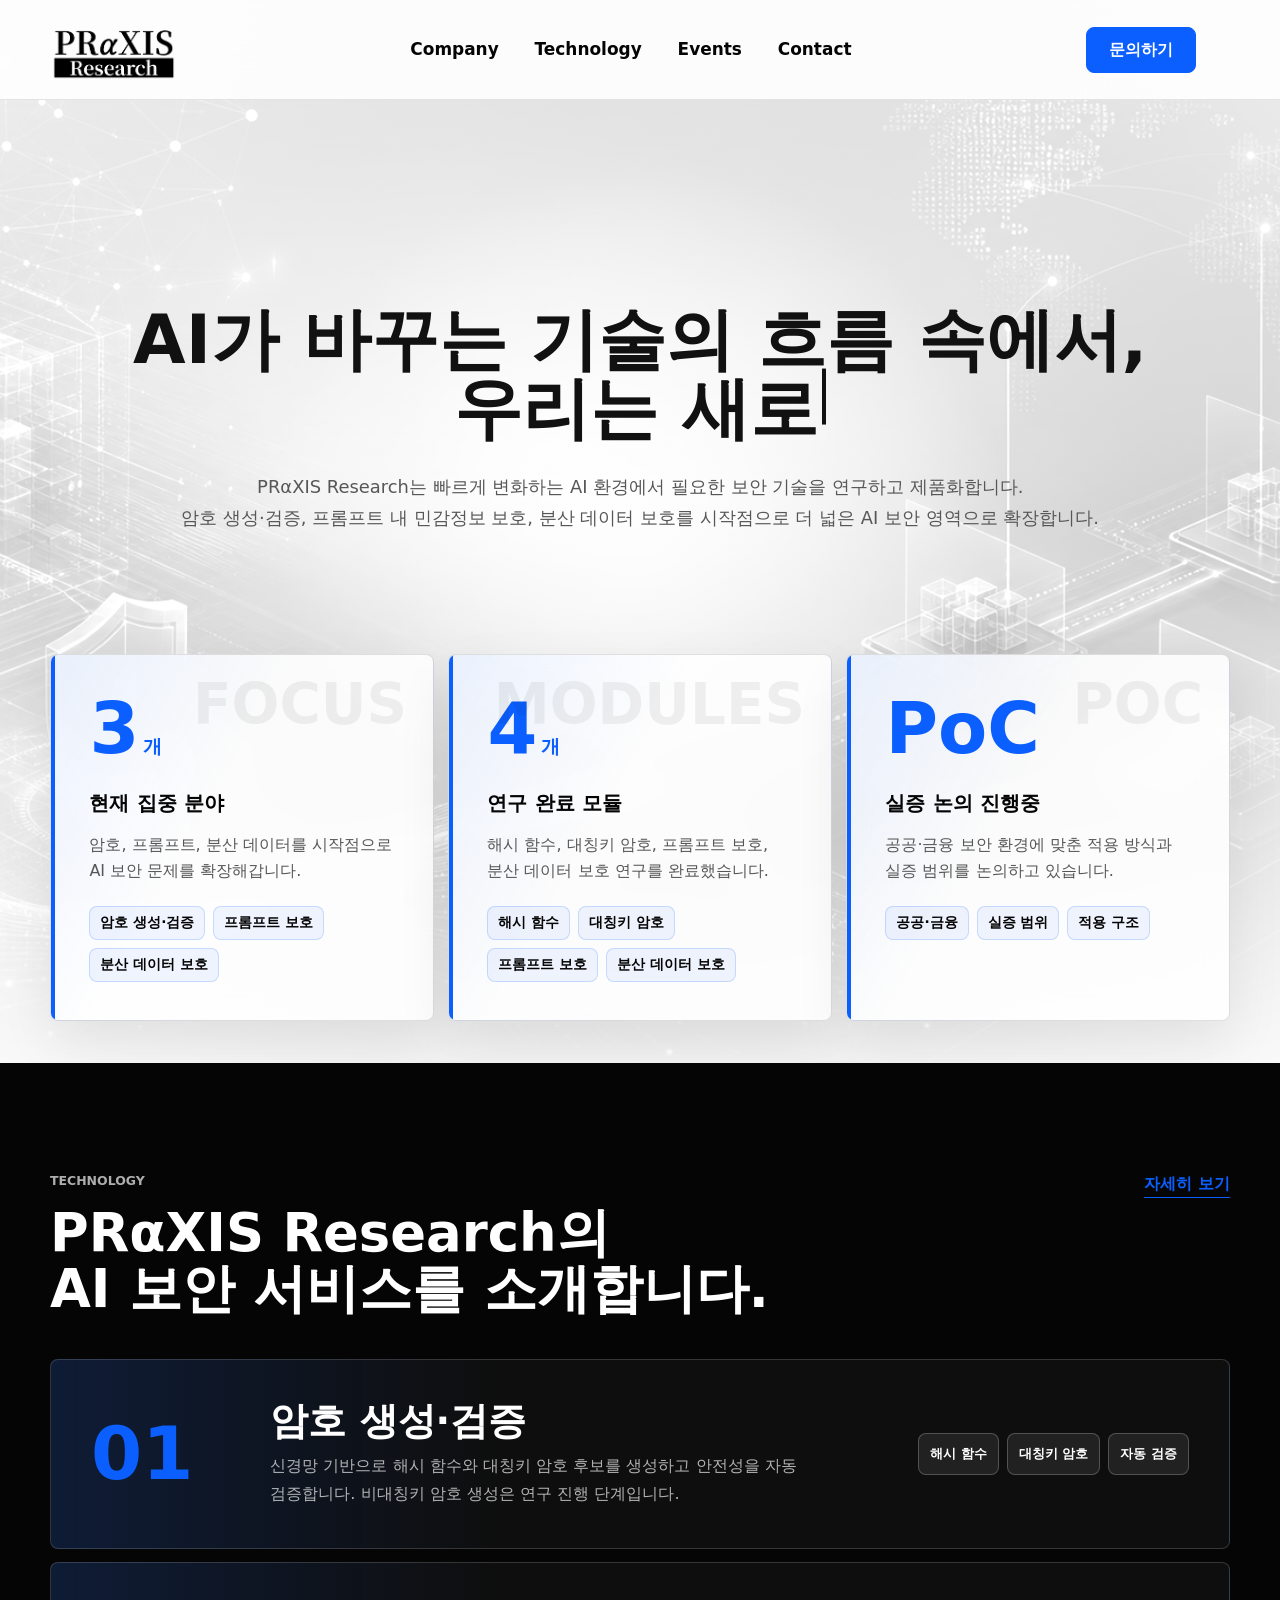
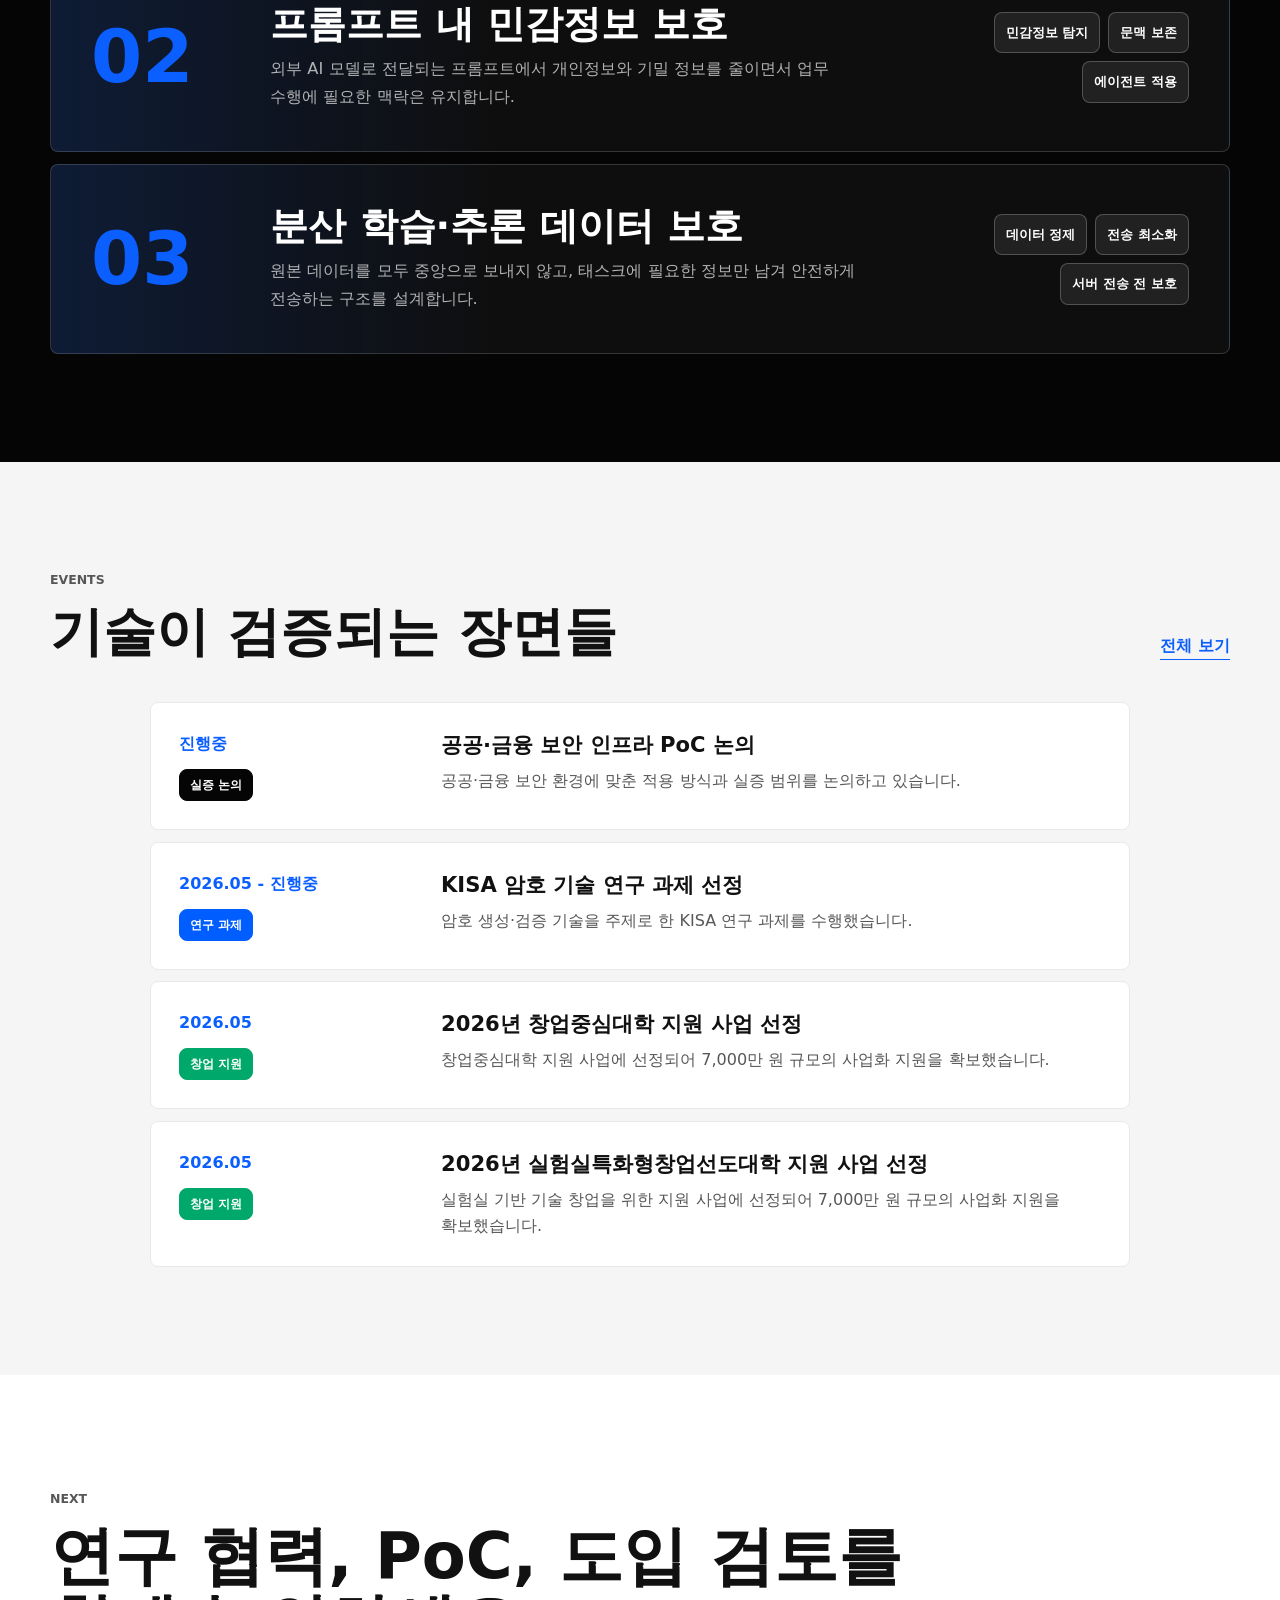
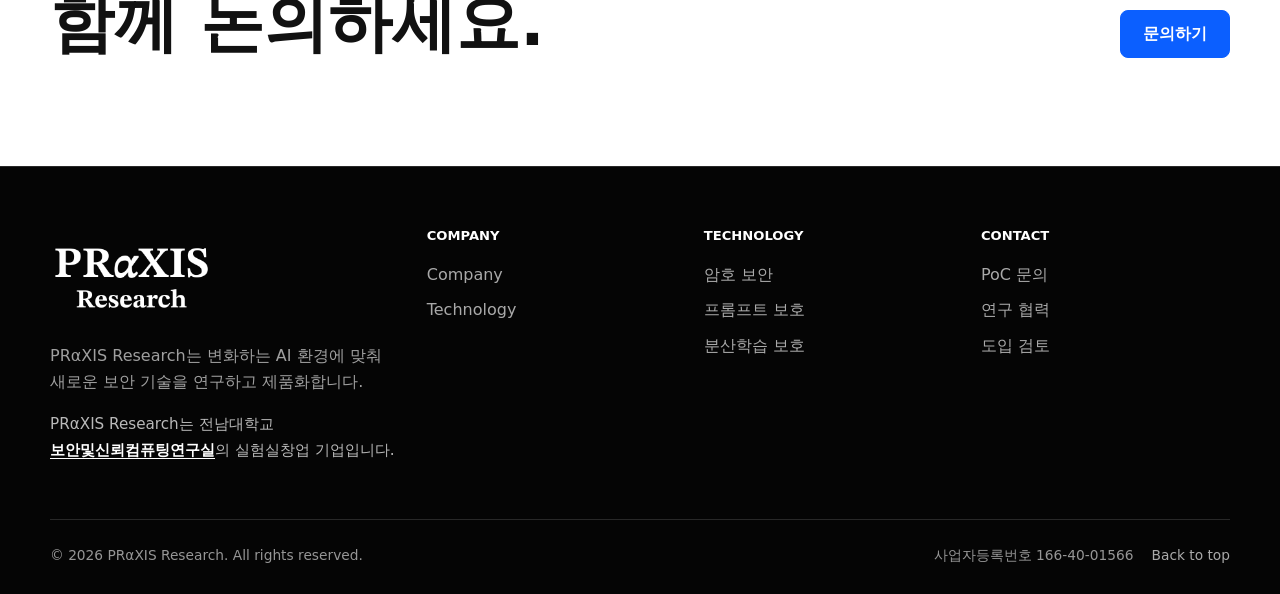
<file: index.html>
<!DOCTYPE html>
<html lang="ko">
  <head>
    <meta charset="UTF-8" />
    <meta name="viewport" content="width=device-width, initial-scale=1.0" />
    <meta
      name="description"
      content="PRαXIS Research는 변화하는 AI 환경에 맞춰 새로운 AI 보안 기술을 연구하고 제품화하는 기업입니다."
    />
    <title>PRαXIS Research | AI 보안 솔루션</title>
    <link rel="stylesheet" href="styles.css" />
  </head>
  <body data-page="home">
    <a class="skip-link" href="#main">본문 바로가기</a>

    <header class="site-header" data-header>
      <a class="brand" href="index.html" aria-label="PRαXIS Research 홈">
        <img class="brand-logo" src="assets/image.png" alt="PRαXIS Research" />
      </a>

      <nav class="site-nav" data-nav aria-label="주요 메뉴">
        <a href="company/index.html" data-nav-page="company">Company</a>
        <a href="technology/index.html" data-nav-page="technology">Technology</a>
        <a href="events/index.html" data-nav-page="events">Events</a>
        <a href="contact/index.html" data-nav-page="contact">Contact</a>
      </nav>

      <a class="header-cta" href="contact/index.html">문의하기</a>

      <button
        class="menu-toggle"
        type="button"
        data-menu-toggle
        aria-label="메뉴 열기"
        aria-expanded="false"
      >
        <span></span>
        <span></span>
      </button>
    </header>

    <main id="main">
      <section class="hero" aria-labelledby="hero-title">
        <div class="hero-background" aria-hidden="true"></div>
        <div class="container hero-grid">
          <div class="hero-copy">
            <h1
              id="hero-title"
              class="typing-title"
              data-typing-text="AI가 바꾸는 기술의 흐름 속에서,&#10;우리는 새로운 보안 기술을 만듭니다."
              data-typing-text-mobile="AI가 바꾸는 기술의&#10;흐름 속에서,&#10;우리는 새로운&#10;보안 기술을&#10;만듭니다."
              aria-label="AI가 바꾸는 기술의 흐름 속에서, 우리는 새로운 보안 기술을 만듭니다."
            >
              <span data-typing-target>AI가 바꾸는 기술의 흐름 속에서,<br />우리는 새로운 보안 기술을 만듭니다.</span><span class="typing-cursor" aria-hidden="true"></span>
            </h1>
            <p class="hero-lead">
              PRαXIS Research는 빠르게 변화하는 AI 환경에서 필요한 보안 기술을 연구하고 제품화합니다.<br />
              암호 생성·검증, 프롬프트 내 민감정보 보호, 분산 데이터 보호를 시작점으로 더 넓은 AI 보안 영역으로 확장합니다.
            </p>
          </div>
        </div>

        <div class="container hero-metrics" data-metrics>
          <div class="metric">
            <strong>3<small>개</small></strong>
            <span>현재 집중 분야</span>
            <p>암호, 프롬프트, 분산 데이터를 시작점으로 AI 보안 문제를 확장해갑니다.</p>
            <ul class="metric-list">
              <li>암호 생성·검증</li>
              <li>프롬프트 보호</li>
              <li>분산 데이터 보호</li>
            </ul>
          </div>
          <div class="metric">
            <strong>4<small>개</small></strong>
            <span>연구 완료 모듈</span>
            <p>해시 함수, 대칭키 암호, 프롬프트 보호, 분산 데이터 보호 연구를 완료했습니다.</p>
            <ul class="metric-list">
              <li>해시 함수</li>
              <li>대칭키 암호</li>
              <li>프롬프트 보호</li>
              <li>분산 데이터 보호</li>
            </ul>
          </div>
          <div class="metric">
            <strong>PoC</strong>
            <span>실증 논의 진행중</span>
            <p>공공·금융 보안 환경에 맞춘 적용 방식과 실증 범위를 논의하고 있습니다.</p>
            <ul class="metric-list">
              <li>공공·금융</li>
              <li>실증 범위</li>
              <li>적용 구조</li>
            </ul>
          </div>
        </div>
      </section>

      <section class="section section-black home-technology-section">
        <div class="container">
          <div class="section-heading row-heading">
            <div>
              <p class="eyebrow">Technology</p>
              <h2>PRαXIS Research의<br />AI 보안 서비스를 소개합니다.</h2>
            </div>
            <a class="text-link text-link-invert" href="technology/index.html">자세히 보기</a>
          </div>
          <div class="home-tech-stack">
            <article class="home-tech-card">
              <span class="home-tech-index">01</span>
              <div>
                <h3>암호 생성·검증</h3>
                <p>신경망 기반으로 해시 함수와 대칭키 암호 후보를 생성하고 안전성을 자동 검증합니다. 비대칭키 암호 생성은 연구 진행 단계입니다.</p>
              </div>
              <ul>
                <li>해시 함수</li>
                <li>대칭키 암호</li>
                <li>자동 검증</li>
              </ul>
            </article>
            <article class="home-tech-card">
              <span class="home-tech-index">02</span>
              <div>
                <h3>프롬프트 내 민감정보 보호</h3>
                <p>외부 AI 모델로 전달되는 프롬프트에서 개인정보와 기밀 정보를 줄이면서 업무 수행에 필요한 맥락은 유지합니다.</p>
              </div>
              <ul>
                <li>민감정보 탐지</li>
                <li>문맥 보존</li>
                <li>에이전트 적용</li>
              </ul>
            </article>
            <article class="home-tech-card">
              <span class="home-tech-index">03</span>
              <div>
                <h3>분산 학습·추론 데이터 보호</h3>
                <p>원본 데이터를 모두 중앙으로 보내지 않고, 태스크에 필요한 정보만 남겨 안전하게 전송하는 구조를 설계합니다.</p>
              </div>
              <ul>
                <li>데이터 정제</li>
                <li>전송 최소화</li>
                <li>서버 전송 전 보호</li>
              </ul>
            </article>
          </div>
        </div>
      </section>

      <section class="section section-soft home-events-section">
        <div class="container">
          <div class="section-heading row-heading">
            <div>
              <p class="eyebrow">Events</p>
              <h2>기술이 검증되는 장면들</h2>
            </div>
            <a class="text-link" href="events/index.html">전체 보기</a>
          </div>
          <div class="event-grid home-event-grid" data-events data-limit="4">
            <article class="event-card">
              <div class="event-meta">
                <time>진행중</time>
                <span class="event-tag event-tag-poc">실증 논의</span>
              </div>
              <div class="event-body">
                <h3>공공·금융 보안 인프라 PoC 논의</h3>
                <p>공공·금융 보안 환경에 맞춘 적용 방식과 실증 범위를 논의하고 있습니다.</p>
              </div>
            </article>
            <article class="event-card">
              <div class="event-meta">
                <time>2026.05 - 진행중</time>
                <span class="event-tag event-tag-research">연구 과제</span>
              </div>
              <div class="event-body">
                <h3>KISA 암호 기술 연구 과제 선정</h3>
                <p>암호 생성·검증 기술을 주제로 한 KISA 연구 과제를 수행했습니다.</p>
              </div>
            </article>
            <article class="event-card">
              <div class="event-meta">
                <time>2026.05</time>
                <span class="event-tag event-tag-startup">창업 지원</span>
              </div>
              <div class="event-body">
                <h3>2026년 창업중심대학 지원 사업 선정</h3>
                <p>창업중심대학 지원 사업에 선정되어 7,000만 원 규모의 사업화 지원을 확보했습니다.</p>
              </div>
            </article>
            <article class="event-card">
              <div class="event-meta">
                <time>2026.05</time>
                <span class="event-tag event-tag-startup">창업 지원</span>
              </div>
              <div class="event-body">
                <h3>2026년 실험실특화형창업선도대학 지원 사업 선정</h3>
                <p>실험실 기반 기술 창업을 위한 지원 사업에 선정되어 7,000만 원 규모의 사업화 지원을 확보했습니다.</p>
              </div>
            </article>
          </div>
        </div>
      </section>

      <section class="section section-white home-path-section">
        <div class="container home-path-layout">
          <div class="home-path-copy">
            <p class="eyebrow">Next</p>
            <h2>연구 협력, PoC, 도입 검토를 함께 논의하세요.</h2>
          </div>
          <div class="home-path-actions">
            <a class="button button-dark" href="contact/index.html">문의하기</a>
          </div>
        </div>
      </section>
    </main>

    <footer class="site-footer">
      <div class="container footer-grid">
        <div>
          <a class="brand footer-brand" href="index.html" aria-label="PRαXIS Research 홈">
            <img class="brand-logo" src="assets/image_whilte.png" alt="PRαXIS Research" />
          </a>
          <p data-footer-description></p>
          <p class="footer-affiliation">
            PRαXIS Research는 전남대학교
            <a href="https://src-jnu.github.io/" target="_blank" rel="noopener noreferrer">보안및신뢰컴퓨팅연구실</a>의 실험실창업 기업입니다.
          </p>
        </div>
        <div>
          <h2>Company</h2>
          <a href="company/index.html">Company</a>
          <a href="technology/index.html">Technology</a>
        </div>
        <div>
          <h2>Technology</h2>
          <a href="technology/index.html#cryptography">암호 보안</a>
          <a href="technology/index.html#prompt-privacy">프롬프트 보호</a>
          <a href="technology/index.html#distributed-learning">분산학습 보호</a>
        </div>
        <div>
          <h2>Contact</h2>
          <a href="contact/index.html">PoC 문의</a>
          <a href="contact/index.html">연구 협력</a>
          <a href="contact/index.html">도입 검토</a>
        </div>
      </div>
      <div class="container footer-bottom">
        <span>© <span data-year></span> PRαXIS Research. All rights reserved.</span>
        <div class="footer-bottom-meta">
          <span class="footer-business-number">사업자등록번호 166-40-01566</span>
          <a href="#main">Back to top</a>
        </div>
      </div>
    </footer>

    <script src="site-data.js"></script>
    <script src="sheets-config.js"></script>
    <script src="script.js"></script>
  </body>
</html>
</file>
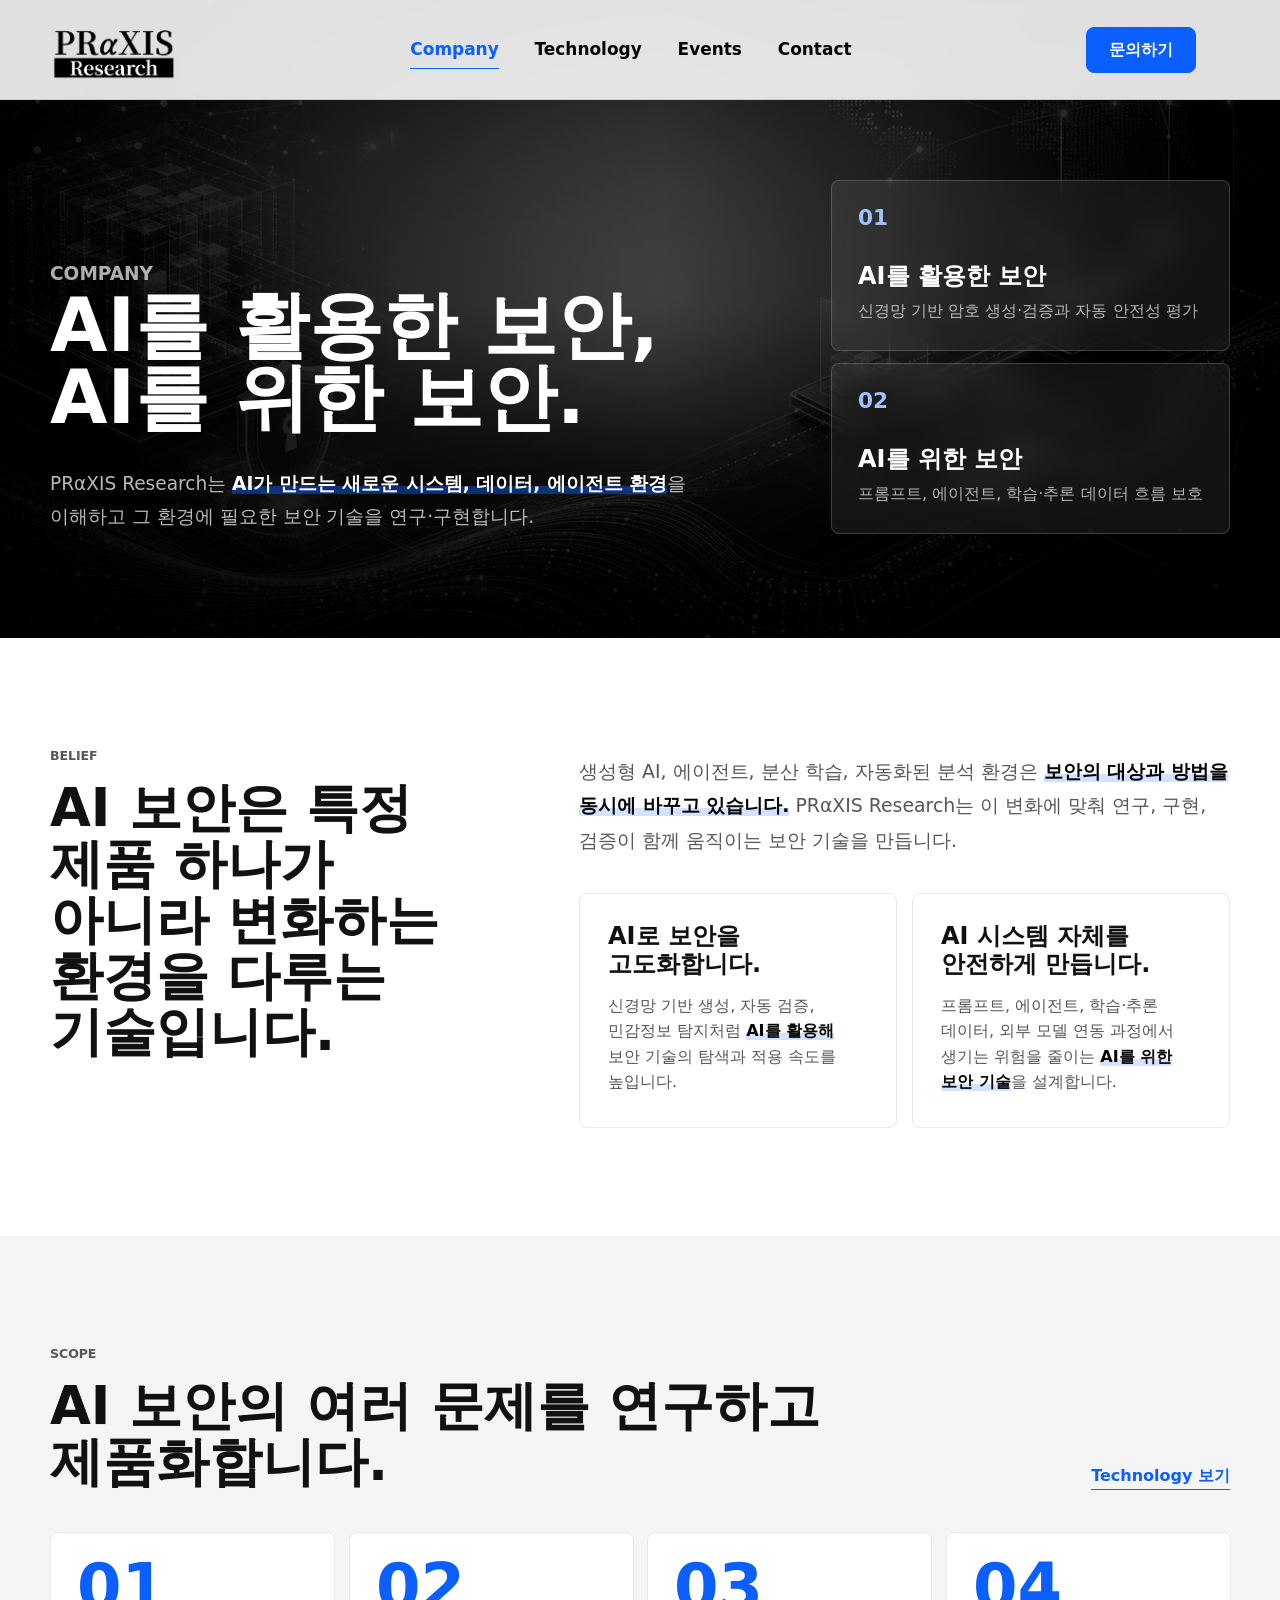
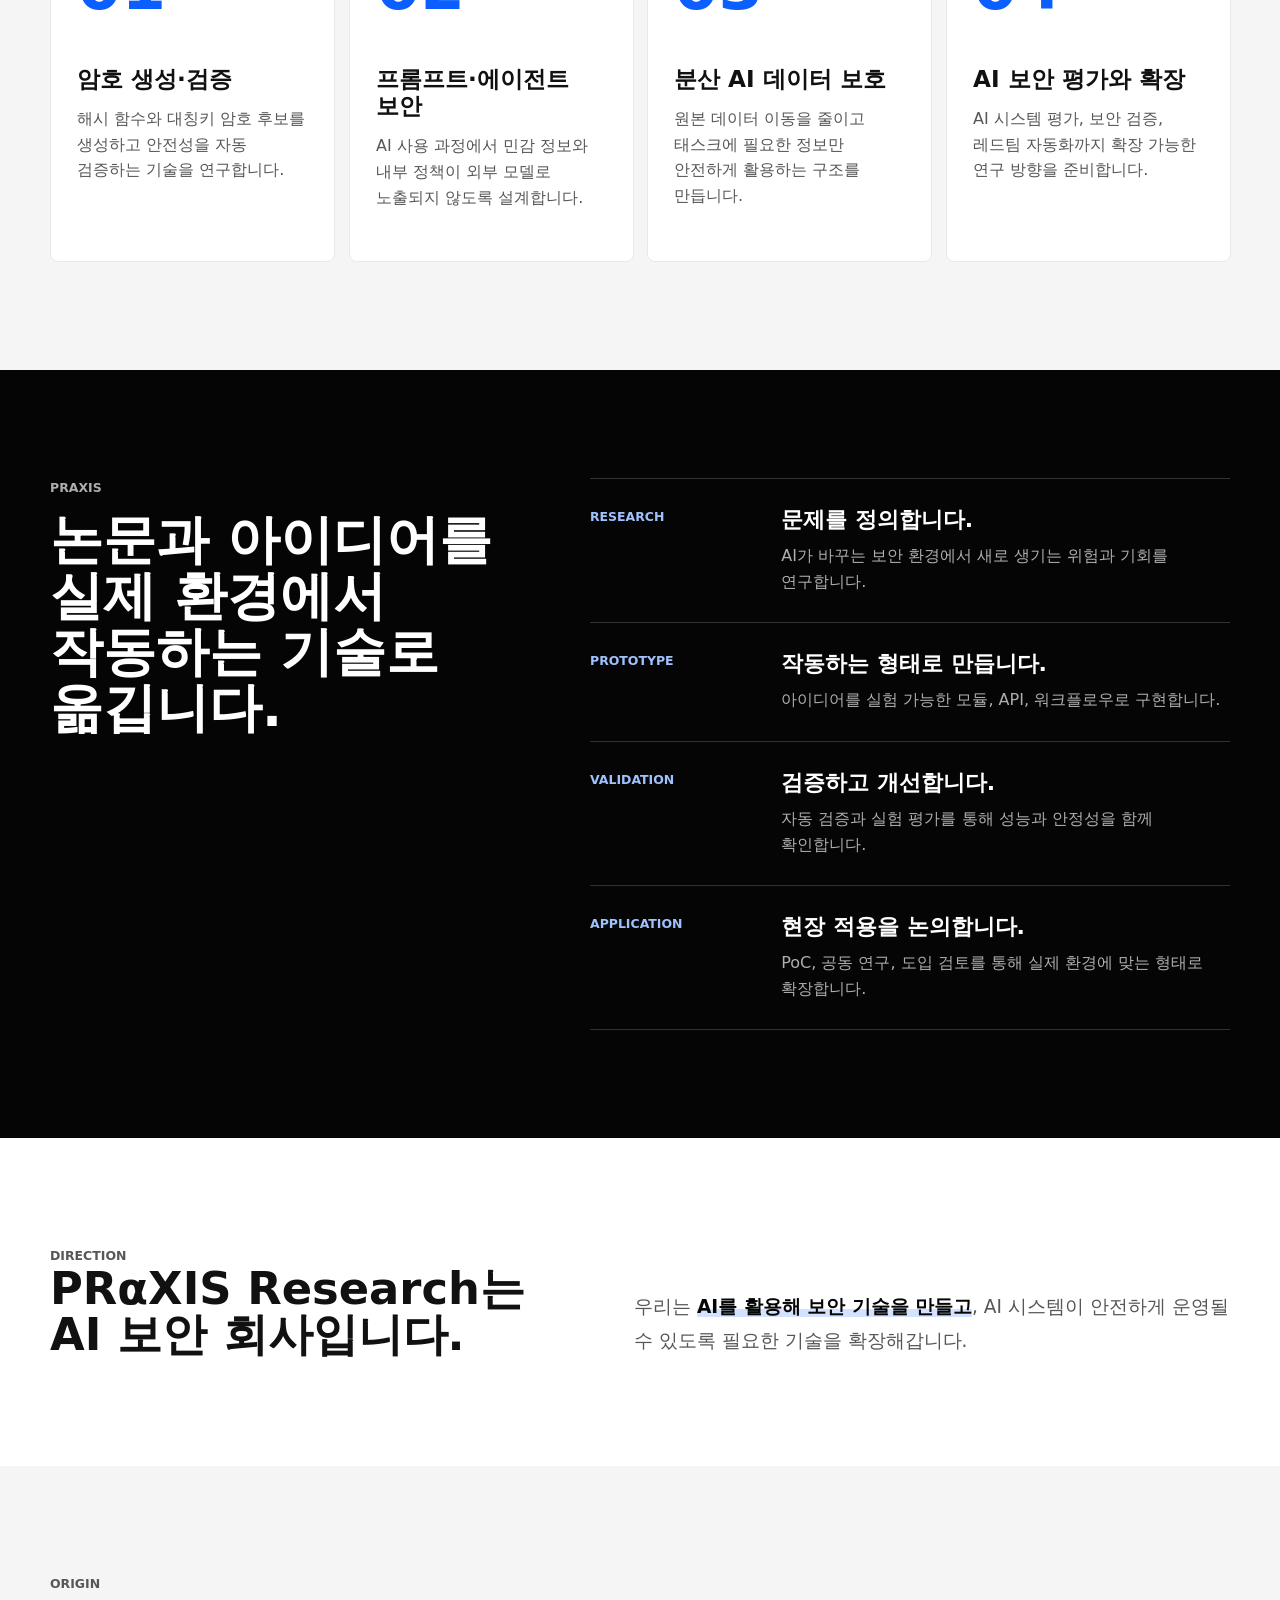
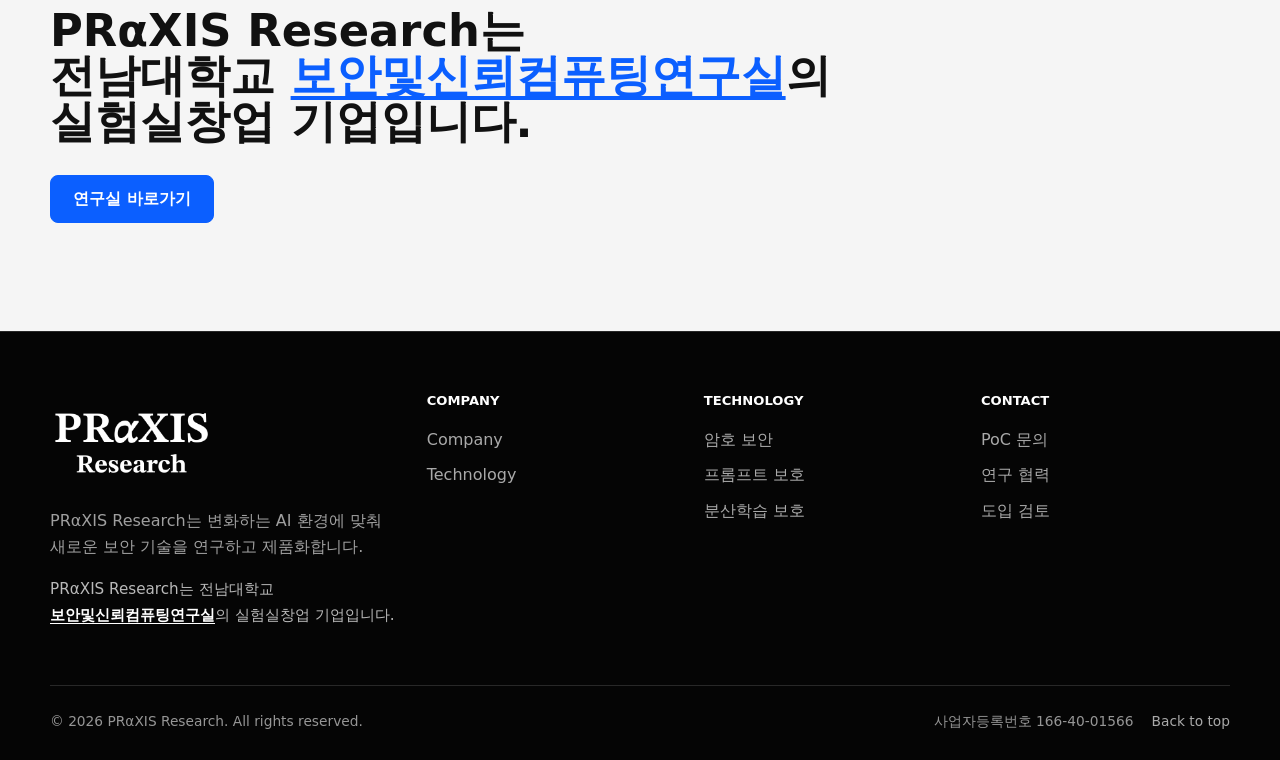
<file: company/index.html>
<!DOCTYPE html>
<html lang="ko">
  <head>
    <meta charset="UTF-8" />
    <meta name="viewport" content="width=device-width, initial-scale=1.0" />
    <meta
      name="description"
      content="PRαXIS Research는 AI를 활용한 보안과 AI를 위한 보안 기술을 연구하고 제품화하는 기업입니다."
    />
    <title>Company | PRαXIS Research</title>
    <link rel="stylesheet" href="../styles.css" />
  </head>
  <body data-page="company">
    <a class="skip-link" href="#main">본문 바로가기</a>

    <header class="site-header" data-header>
      <a class="brand" href="../index.html" aria-label="PRαXIS Research 홈">
        <img class="brand-logo" src="../assets/image.png" alt="PRαXIS Research" />
      </a>
      <nav class="site-nav" data-nav aria-label="주요 메뉴">
        <a href="../company/index.html" data-nav-page="company">Company</a>
        <a href="../technology/index.html" data-nav-page="technology">Technology</a>
        <a href="../events/index.html" data-nav-page="events">Events</a>
        <a href="../contact/index.html" data-nav-page="contact">Contact</a>
      </nav>
      <a class="header-cta" href="../contact/index.html">문의하기</a>
      <button class="menu-toggle" type="button" data-menu-toggle aria-label="메뉴 열기" aria-expanded="false">
        <span></span>
        <span></span>
      </button>
    </header>

    <main id="main">
      <section class="company-hero">
        <div class="container company-hero-grid">
          <div class="company-hero-copy">
            <p class="eyebrow">Company</p>
            <h1>AI를 활용한 보안,<br />AI를 위한 보안.</h1>
            <p>
              PRαXIS Research는 <strong class="text-emphasis">AI가 만드는 새로운 시스템, 데이터, 에이전트 환경</strong>을 이해하고 그 환경에 필요한 보안 기술을 연구·구현합니다.
            </p>
          </div>
          <div class="company-hero-panel" aria-label="PRαXIS Research의 보안 방향">
            <article>
              <span>01</span>
              <h2>AI를 활용한 보안</h2>
              <p>신경망 기반 암호 생성·검증과 자동 안전성 평가</p>
            </article>
            <article>
              <span>02</span>
              <h2>AI를 위한 보안</h2>
              <p>프롬프트, 에이전트, 학습·추론 데이터 흐름 보호</p>
            </article>
          </div>
        </div>
      </section>

      <section class="section section-white company-belief-section">
        <div class="container company-belief-layout">
          <div class="section-heading">
            <p class="eyebrow">Belief</p>
            <h2>AI 보안은 특정 제품 하나가 아니라 변화하는 환경을 다루는 기술입니다.</h2>
          </div>
          <div class="company-belief-copy">
            <p>
              생성형 AI, 에이전트, 분산 학습, 자동화된 분석 환경은 <strong class="text-emphasis">보안의 대상과 방법을 동시에 바꾸고 있습니다.</strong> PRαXIS Research는 이 변화에 맞춰 연구, 구현, 검증이 함께 움직이는 보안 기술을 만듭니다.
            </p>
            <div class="company-two-axis">
              <article>
                <h3>AI로 보안을 고도화합니다.</h3>
                <p>신경망 기반 생성, 자동 검증, 민감정보 탐지처럼 <strong class="text-emphasis">AI를 활용해</strong> 보안 기술의 탐색과 적용 속도를 높입니다.</p>
              </article>
              <article>
                <h3>AI 시스템 자체를 안전하게 만듭니다.</h3>
                <p>프롬프트, 에이전트, 학습·추론 데이터, 외부 모델 연동 과정에서 생기는 위험을 줄이는 <strong class="text-emphasis">AI를 위한 보안 기술</strong>을 설계합니다.</p>
              </article>
            </div>
          </div>
        </div>
      </section>

      <section class="section section-soft company-scope-section">
        <div class="container">
          <div class="section-heading row-heading">
            <div>
              <p class="eyebrow">Scope</p>
              <h2>AI 보안의 여러 문제를 연구하고 제품화합니다.</h2>
            </div>
            <a class="text-link" href="../technology/index.html">Technology 보기</a>
          </div>
          <div class="company-scope-grid">
            <article>
              <span>01</span>
              <h3>암호 생성·검증</h3>
              <p>해시 함수와 대칭키 암호 후보를 생성하고 안전성을 자동 검증하는 기술을 연구합니다.</p>
            </article>
            <article>
              <span>02</span>
              <h3>프롬프트·에이전트 보안</h3>
              <p>AI 사용 과정에서 민감 정보와 내부 정책이 외부 모델로 노출되지 않도록 설계합니다.</p>
            </article>
            <article>
              <span>03</span>
              <h3>분산 AI 데이터 보호</h3>
              <p>원본 데이터 이동을 줄이고 태스크에 필요한 정보만 안전하게 활용하는 구조를 만듭니다.</p>
            </article>
            <article>
              <span>04</span>
              <h3>AI 보안 평가와 확장</h3>
              <p>AI 시스템 평가, 보안 검증, 레드팀 자동화까지 확장 가능한 연구 방향을 준비합니다.</p>
            </article>
          </div>
        </div>
      </section>

      <section class="section section-black company-method-section">
        <div class="container company-method-layout">
          <div class="section-heading">
            <p class="eyebrow">Praxis</p>
            <h2>논문과 아이디어를 실제 환경에서 작동하는 기술로 옮깁니다.</h2>
          </div>
          <ol class="company-method-list">
            <li>
              <span>Research</span>
              <div>
                <h3>문제를 정의합니다.</h3>
                <p>AI가 바꾸는 보안 환경에서 새로 생기는 위험과 기회를 연구합니다.</p>
              </div>
            </li>
            <li>
              <span>Prototype</span>
              <div>
                <h3>작동하는 형태로 만듭니다.</h3>
                <p>아이디어를 실험 가능한 모듈, API, 워크플로우로 구현합니다.</p>
              </div>
            </li>
            <li>
              <span>Validation</span>
              <div>
                <h3>검증하고 개선합니다.</h3>
                <p>자동 검증과 실험 평가를 통해 성능과 안정성을 함께 확인합니다.</p>
              </div>
            </li>
            <li>
              <span>Application</span>
              <div>
                <h3>현장 적용을 논의합니다.</h3>
                <p>PoC, 공동 연구, 도입 검토를 통해 실제 환경에 맞는 형태로 확장합니다.</p>
              </div>
            </li>
          </ol>
        </div>
      </section>

      <section class="section section-white company-cta-section">
        <div class="container company-cta-layout">
          <div>
            <p class="eyebrow">Direction</p>
            <h2>
              <span>PRαXIS Research는</span>
              <span>AI 보안 회사입니다.</span>
            </h2>
          </div>
          <p>
            우리는 <strong class="text-emphasis">AI를 활용해 보안 기술을 만들고</strong>, AI 시스템이 안전하게 운영될 수 있도록 필요한 기술을 확장해갑니다.
          </p>
        </div>
      </section>

      <section class="section section-soft company-affiliation-section">
        <div class="container company-affiliation-layout">
          <div>
            <p class="eyebrow">Origin</p>
            <h2>
              <span>PRαXIS Research는</span>
              <span>전남대학교 <br class="company-mobile-break" /><span class="company-lab-nowrap"><a href="https://src-jnu.github.io/" target="_blank" rel="noopener noreferrer">보안및신뢰컴퓨팅연구실</a>의</span></span>
              <span>실험실창업 기업입니다.</span>
            </h2>
          </div>
          <a class="button button-dark" href="https://src-jnu.github.io/" target="_blank" rel="noopener noreferrer">연구실 바로가기</a>
        </div>
      </section>
    </main>

    <footer class="site-footer">
      <div class="container footer-grid">
        <div>
          <a class="brand footer-brand" href="../index.html"><img class="brand-logo" src="../assets/image_whilte.png" alt="PRαXIS Research" /></a>
          <p data-footer-description></p>
          <p class="footer-affiliation">
            PRαXIS Research는 전남대학교
            <a href="https://src-jnu.github.io/" target="_blank" rel="noopener noreferrer">보안및신뢰컴퓨팅연구실</a>의 실험실창업 기업입니다.
          </p>
        </div>
        <div><h2>Company</h2><a href="../company/index.html">Company</a><a href="../technology/index.html">Technology</a></div>
        <div><h2>Technology</h2><a href="../technology/index.html#cryptography">암호 보안</a><a href="../technology/index.html#prompt-privacy">프롬프트 보호</a><a href="../technology/index.html#distributed-learning">분산학습 보호</a></div>
        <div><h2>Contact</h2><a href="../contact/index.html">PoC 문의</a><a href="../contact/index.html">연구 협력</a><a href="../contact/index.html">도입 검토</a></div>
      </div>
      <div class="container footer-bottom"><span>© <span data-year></span> PRαXIS Research. All rights reserved.</span><div class="footer-bottom-meta"><span class="footer-business-number">사업자등록번호 166-40-01566</span><a href="#main">Back to top</a></div></div>
    </footer>

    <script src="../site-data.js"></script>
    <script src="../sheets-config.js"></script>
    <script src="../script.js"></script>
  </body>
</html>
</file>
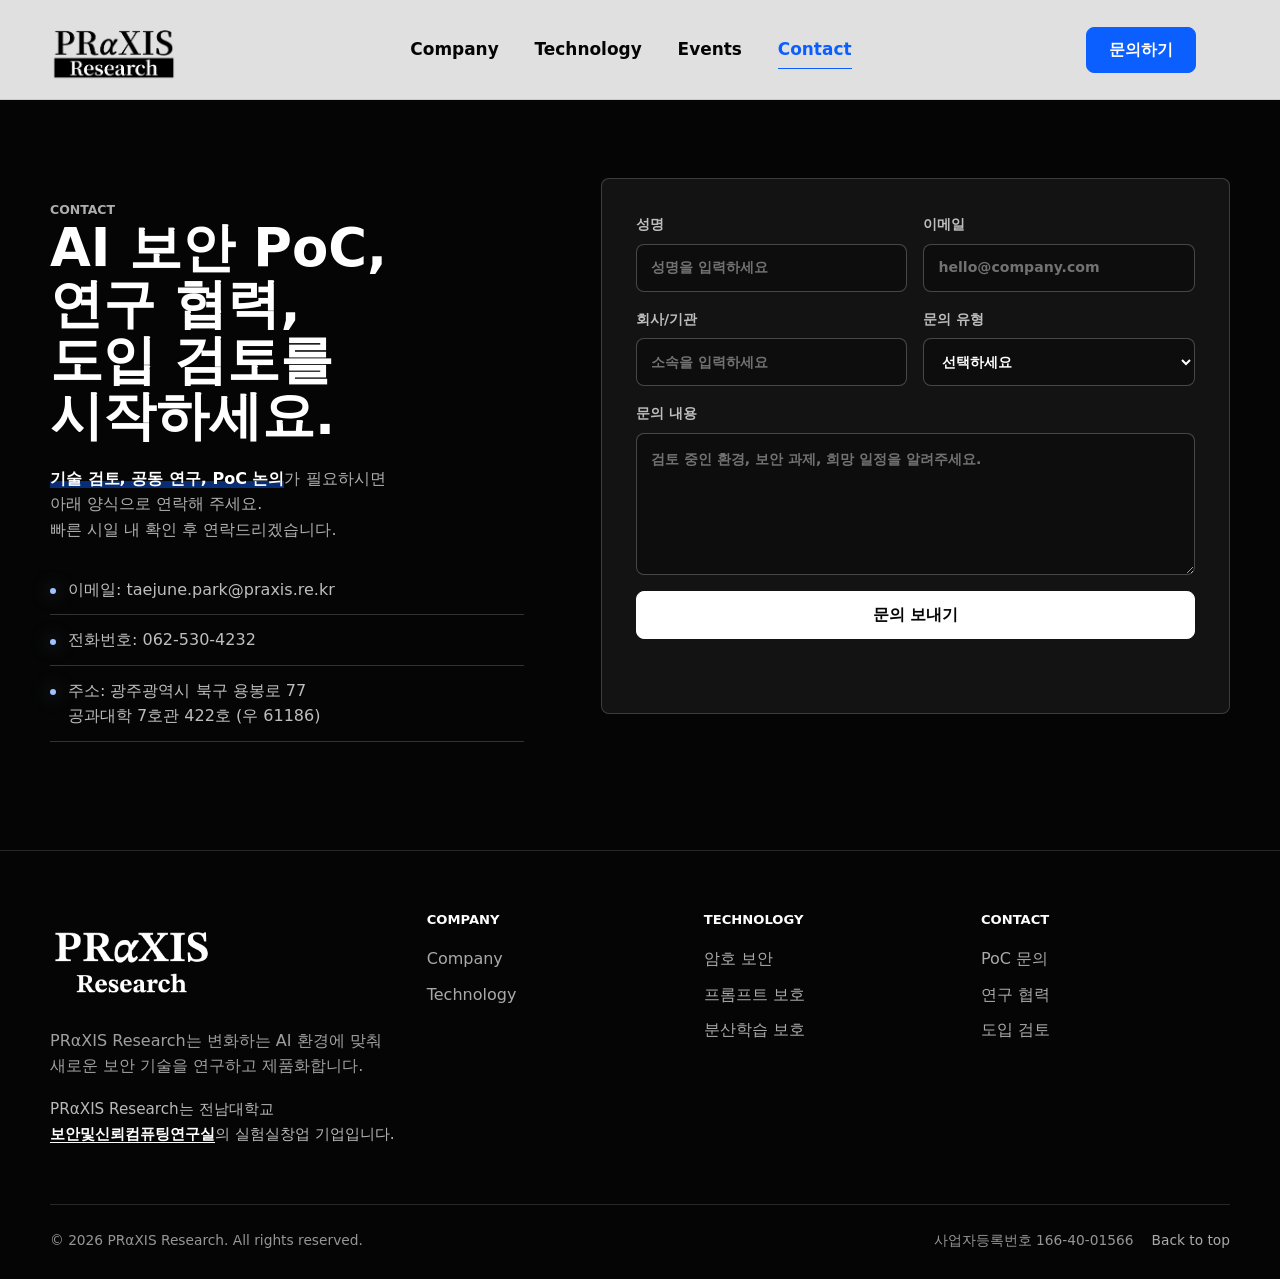
<file: contact/index.html>
<!DOCTYPE html>
<html lang="ko">
  <head>
    <meta charset="UTF-8" />
    <meta name="viewport" content="width=device-width, initial-scale=1.0" />
    <meta name="description" content="PRαXIS Research 문의 페이지입니다." />
    <title>Contact | PRαXIS Research</title>
    <link rel="stylesheet" href="../styles.css" />
  </head>
  <body data-page="contact">
    <a class="skip-link" href="#main">본문 바로가기</a>
    <header class="site-header" data-header>
      <a class="brand" href="../index.html"><img class="brand-logo" src="../assets/image.png" alt="PRαXIS Research" /></a>
      <nav class="site-nav" data-nav aria-label="주요 메뉴">
        <a href="../company/index.html" data-nav-page="company">Company</a>
        <a href="../technology/index.html" data-nav-page="technology">Technology</a>
        <a href="../events/index.html" data-nav-page="events">Events</a>
        <a href="../contact/index.html" data-nav-page="contact">Contact</a>
      </nav>
      <a class="header-cta" href="../contact/index.html">문의하기</a>
      <button class="menu-toggle" type="button" data-menu-toggle aria-label="메뉴 열기" aria-expanded="false"><span></span><span></span></button>
    </header>

    <main id="main">
      <section class="section section-contact contact-page">
        <div class="container contact-layout">
          <div class="contact-intro">
            <p class="eyebrow">Contact</p>
            <h1>AI 보안 PoC,<br />연구 협력,<br />도입 검토를 시작하세요.</h1>
            <p>
              <strong class="text-emphasis">기술 검토, 공동 연구, PoC 논의</strong>가 필요하시면<br />
              아래 양식으로 연락해 주세요.<br />
              빠른 시일 내 확인 후 연락드리겠습니다.
            </p>
            <ul class="contact-points" data-contact-points></ul>
          </div>

          <form class="contact-form" data-contact-form>
            <label>성명<input type="text" name="name" autocomplete="name" placeholder="성명을 입력하세요" required /></label>
            <label>이메일<input type="email" name="email" placeholder="hello@company.com" required /></label>
            <label>회사/기관<input type="text" name="organization" placeholder="소속을 입력하세요" required /></label>
            <label>
              문의 유형
              <select name="type" required>
                <option value="">선택하세요</option>
                <option>AI 보안 PoC</option>
                <option>신경망 기반 암호 생성/검증</option>
                <option>프롬프트 내 민감정보 보호 솔루션</option>
                <option>분산 데이터 보호</option>
                <option>연구 협력/투자 문의</option>
                <option>기타</option>
              </select>
            </label>
            <label class="full">
              문의 내용
              <textarea name="message" rows="5" placeholder="검토 중인 환경, 보안 과제, 희망 일정을 알려주세요." required></textarea>
            </label>
            <button class="button button-invert full" type="submit">문의 보내기</button>
            <p class="form-status" data-form-status aria-live="polite"></p>
          </form>
        </div>
      </section>
    </main>

    <footer class="site-footer">
      <div class="container footer-grid">
        <div><a class="brand footer-brand" href="../index.html"><img class="brand-logo" src="../assets/image_whilte.png" alt="PRαXIS Research" /></a><p data-footer-description></p><p class="footer-affiliation">PRαXIS Research는 전남대학교 <a href="https://src-jnu.github.io/" target="_blank" rel="noopener noreferrer">보안및신뢰컴퓨팅연구실</a>의 실험실창업 기업입니다.</p></div>
        <div><h2>Company</h2><a href="../company/index.html">Company</a><a href="../technology/index.html">Technology</a></div>
        <div><h2>Technology</h2><a href="../technology/index.html#cryptography">암호 보안</a><a href="../technology/index.html#prompt-privacy">프롬프트 보호</a><a href="../technology/index.html#distributed-learning">분산학습 보호</a></div>
        <div><h2>Contact</h2><a href="../contact/index.html">PoC 문의</a><a href="../contact/index.html">연구 협력</a><a href="../contact/index.html">도입 검토</a></div>
      </div>
      <div class="container footer-bottom"><span>© <span data-year></span> PRαXIS Research. All rights reserved.</span><div class="footer-bottom-meta"><span class="footer-business-number">사업자등록번호 166-40-01566</span><a href="#main">Back to top</a></div></div>
    </footer>
    <script src="../site-data.js"></script>
    <script src="../sheets-config.js"></script>
    <script src="../script.js"></script>
  </body>
</html>
</file>
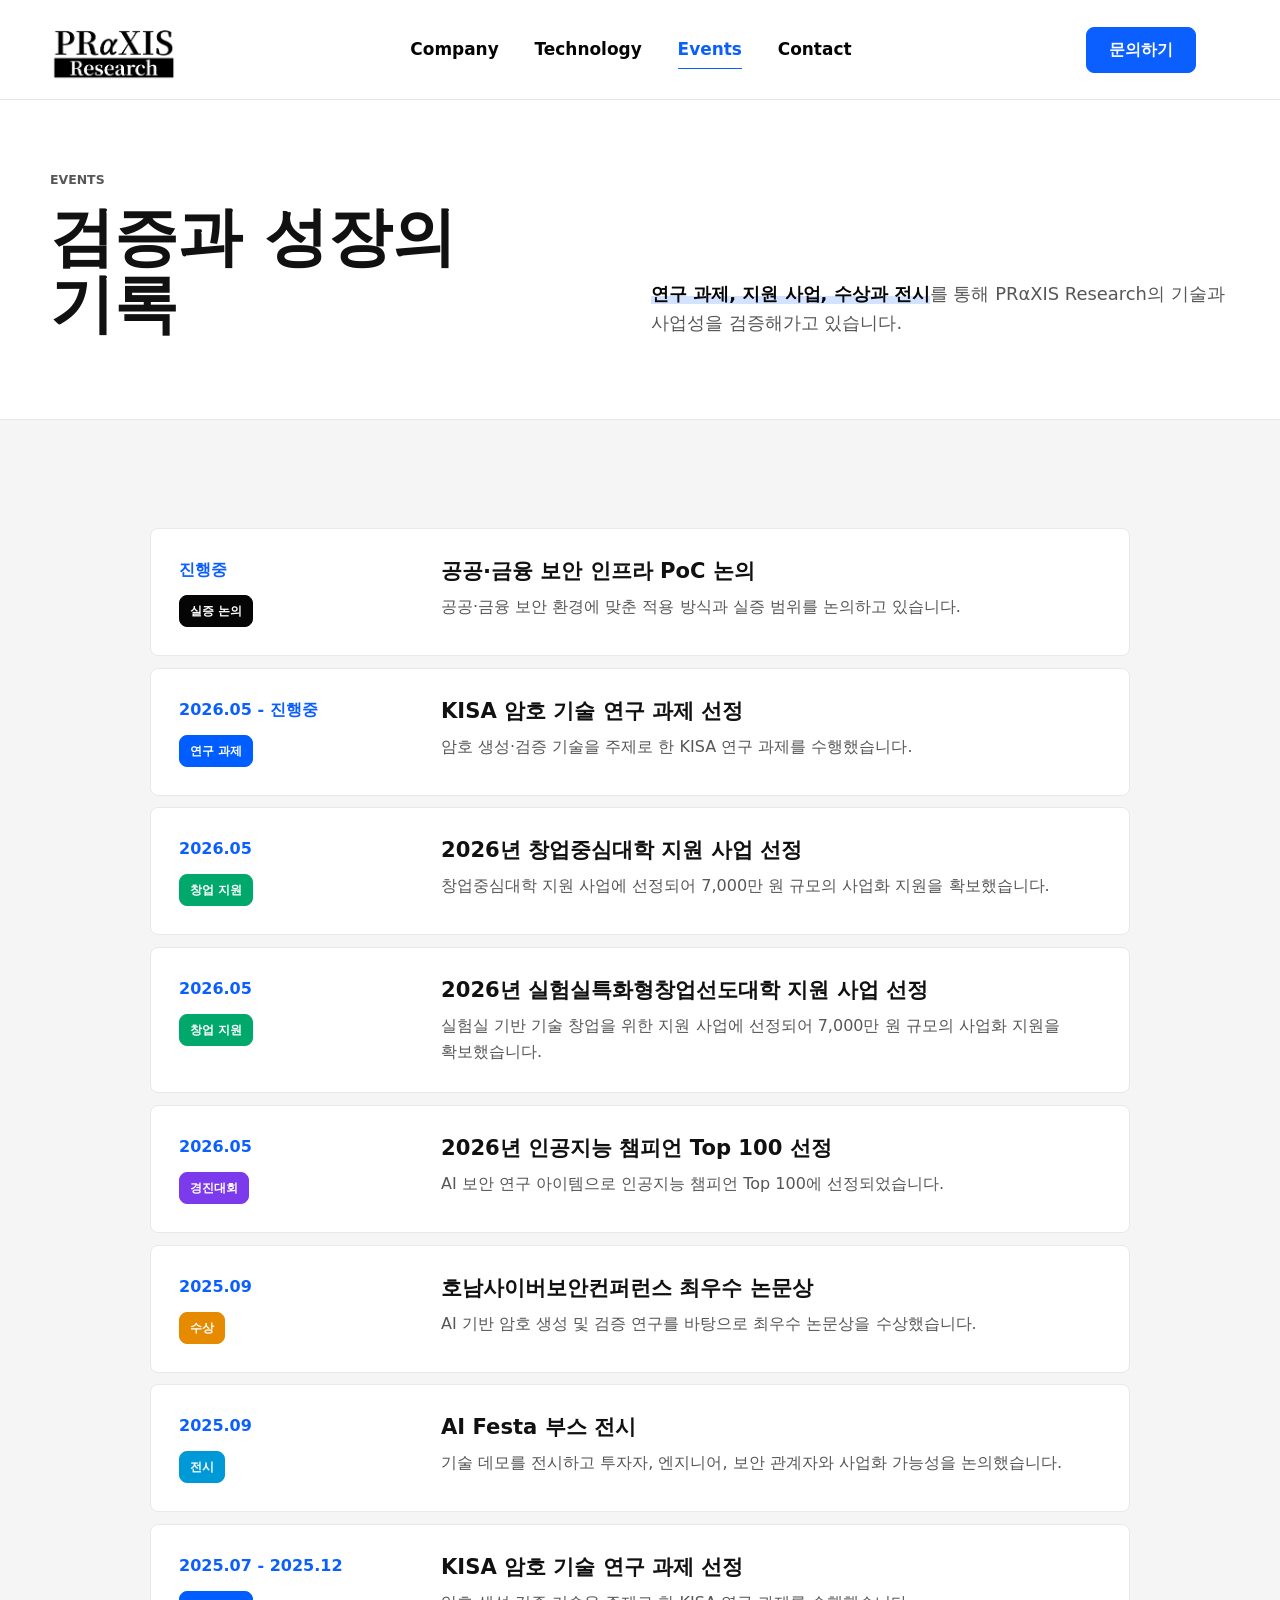
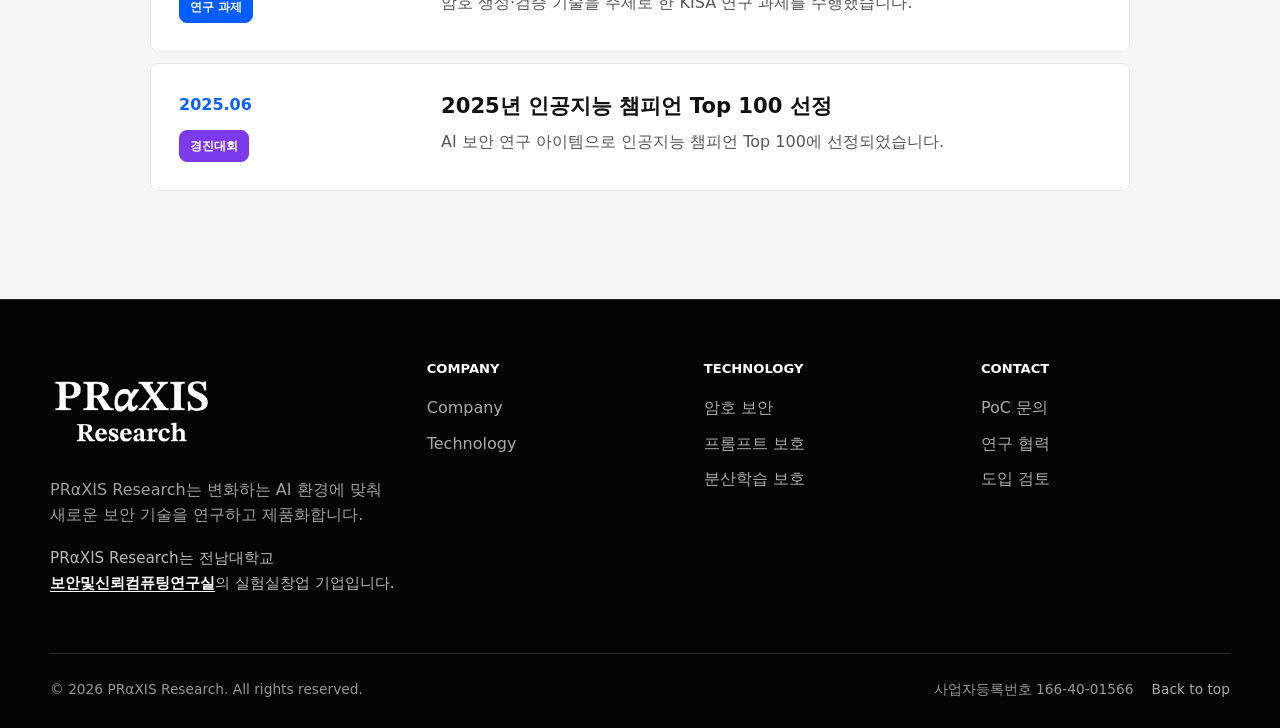
<file: events/index.html>
<!DOCTYPE html>
<html lang="ko">
  <head>
    <meta charset="UTF-8" />
    <meta name="viewport" content="width=device-width, initial-scale=1.0" />
    <meta name="description" content="PRαXIS Research의 이벤트와 검증 이력입니다." />
    <title>Events | PRαXIS Research</title>
    <link rel="stylesheet" href="../styles.css" />
  </head>
  <body data-page="events">
    <a class="skip-link" href="#main">본문 바로가기</a>
    <header class="site-header" data-header>
      <a class="brand" href="../index.html"><img class="brand-logo" src="../assets/image.png" alt="PRαXIS Research" /></a>
      <nav class="site-nav" data-nav aria-label="주요 메뉴">
        <a href="../company/index.html" data-nav-page="company">Company</a>
        <a href="../technology/index.html" data-nav-page="technology">Technology</a>
        <a href="../events/index.html" data-nav-page="events">Events</a>
        <a href="../contact/index.html" data-nav-page="contact">Contact</a>
      </nav>
      <a class="header-cta" href="../contact/index.html">문의하기</a>
      <button class="menu-toggle" type="button" data-menu-toggle aria-label="메뉴 열기" aria-expanded="false"><span></span><span></span></button>
    </header>

    <main id="main">
      <section class="page-hero">
        <div class="container page-hero-grid">
          <div>
            <p class="eyebrow">Events</p>
            <h1>검증과 성장의 기록</h1>
          </div>
          <p>
            <strong class="text-emphasis">연구 과제, 지원 사업, 수상과 전시</strong>를 통해 PRαXIS Research의 기술과 사업성을 검증해가고 있습니다.
          </p>
        </div>
      </section>

      <section class="section section-soft">
        <div class="container">
          <div class="event-grid" data-events>
            <article class="event-card">
              <div class="event-meta">
                <time>진행중</time>
                <span class="event-tag event-tag-poc">실증 논의</span>
              </div>
              <div class="event-body">
                <h3>공공·금융 보안 인프라 PoC 논의</h3>
                <p>공공·금융 보안 환경에 맞춘 적용 방식과 실증 범위를 논의하고 있습니다.</p>
              </div>
            </article>
            <article class="event-card">
              <div class="event-meta">
                <time>2026.05 - 진행중</time>
                <span class="event-tag event-tag-research">연구 과제</span>
              </div>
              <div class="event-body">
                <h3>KISA 암호 기술 연구 과제 선정</h3>
                <p>암호 생성·검증 기술을 주제로 한 KISA 연구 과제를 수행했습니다.</p>
              </div>
            </article>
            <article class="event-card">
              <div class="event-meta">
                <time>2026.05</time>
                <span class="event-tag event-tag-startup">창업 지원</span>
              </div>
              <div class="event-body">
                <h3>2026년 창업중심대학 지원 사업 선정</h3>
                <p>창업중심대학 지원 사업에 선정되어 7,000만 원 규모의 사업화 지원을 확보했습니다.</p>
              </div>
            </article>
            <article class="event-card">
              <div class="event-meta">
                <time>2026.05</time>
                <span class="event-tag event-tag-startup">창업 지원</span>
              </div>
              <div class="event-body">
                <h3>2026년 실험실특화형창업선도대학 지원 사업 선정</h3>
                <p>실험실 기반 기술 창업을 위한 지원 사업에 선정되어 7,000만 원 규모의 사업화 지원을 확보했습니다.</p>
              </div>
            </article>
            <article class="event-card">
              <div class="event-meta">
                <time>2026.05</time>
                <span class="event-tag event-tag-competition">경진대회</span>
              </div>
              <div class="event-body">
                <h3>2026년 인공지능 챔피언 Top 100 선정</h3>
                <p>AI 보안 연구 아이템으로 인공지능 챔피언 Top 100에 선정되었습니다.</p>
              </div>
            </article>
            <article class="event-card">
              <div class="event-meta">
                <time>2025.09</time>
                <span class="event-tag event-tag-award">수상</span>
              </div>
              <div class="event-body">
                <h3>호남사이버보안컨퍼런스 최우수 논문상</h3>
                <p>AI 기반 암호 생성 및 검증 연구를 바탕으로 최우수 논문상을 수상했습니다.</p>
              </div>
            </article>
            <article class="event-card">
              <div class="event-meta">
                <time>2025.09</time>
                <span class="event-tag event-tag-exhibition">전시</span>
              </div>
              <div class="event-body">
                <h3>AI Festa 부스 전시</h3>
                <p>기술 데모를 전시하고 투자자, 엔지니어, 보안 관계자와 사업화 가능성을 논의했습니다.</p>
              </div>
            </article>
            <article class="event-card">
              <div class="event-meta">
                <time>2025.07 - 2025.12</time>
                <span class="event-tag event-tag-research">연구 과제</span>
              </div>
              <div class="event-body">
                <h3>KISA 암호 기술 연구 과제 선정</h3>
                <p>암호 생성·검증 기술을 주제로 한 KISA 연구 과제를 수행했습니다.</p>
              </div>
            </article>
            <article class="event-card">
              <div class="event-meta">
                <time>2025.06</time>
                <span class="event-tag event-tag-competition">경진대회</span>
              </div>
              <div class="event-body">
                <h3>2025년 인공지능 챔피언 Top 100 선정</h3>
                <p>AI 보안 연구 아이템으로 인공지능 챔피언 Top 100에 선정되었습니다.</p>
              </div>
            </article>
          </div>
        </div>
      </section>
    </main>

    <footer class="site-footer">
      <div class="container footer-grid">
        <div><a class="brand footer-brand" href="../index.html"><img class="brand-logo" src="../assets/image_whilte.png" alt="PRαXIS Research" /></a><p data-footer-description></p><p class="footer-affiliation">PRαXIS Research는 전남대학교 <a href="https://src-jnu.github.io/" target="_blank" rel="noopener noreferrer">보안및신뢰컴퓨팅연구실</a>의 실험실창업 기업입니다.</p></div>
        <div><h2>Company</h2><a href="../company/index.html">Company</a><a href="../technology/index.html">Technology</a></div>
        <div><h2>Technology</h2><a href="../technology/index.html#cryptography">암호 보안</a><a href="../technology/index.html#prompt-privacy">프롬프트 보호</a><a href="../technology/index.html#distributed-learning">분산학습 보호</a></div>
        <div><h2>Contact</h2><a href="../contact/index.html">PoC 문의</a><a href="../contact/index.html">연구 협력</a><a href="../contact/index.html">도입 검토</a></div>
      </div>
      <div class="container footer-bottom"><span>© <span data-year></span> PRαXIS Research. All rights reserved.</span><div class="footer-bottom-meta"><span class="footer-business-number">사업자등록번호 166-40-01566</span><a href="#main">Back to top</a></div></div>
    </footer>
    <script src="../site-data.js"></script>
    <script src="../sheets-config.js"></script>
    <script src="../script.js"></script>
  </body>
</html>
</file>
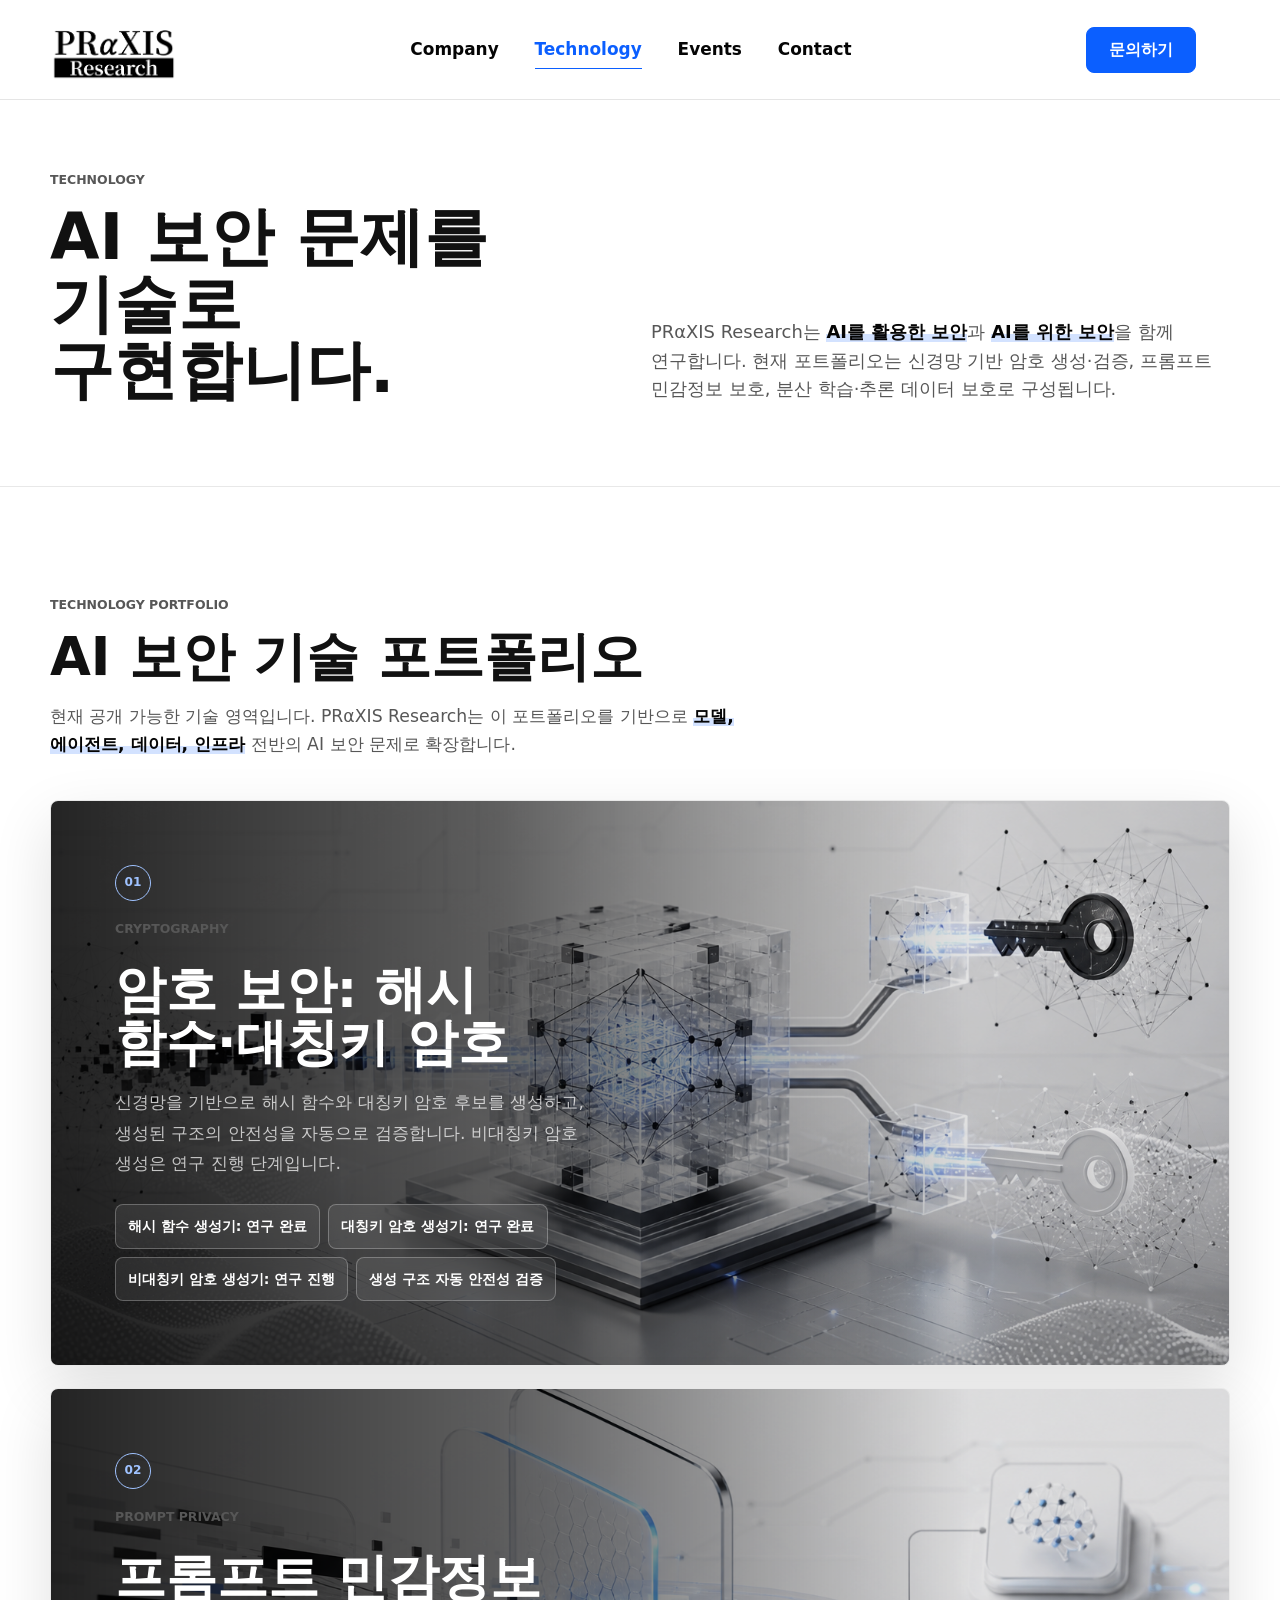
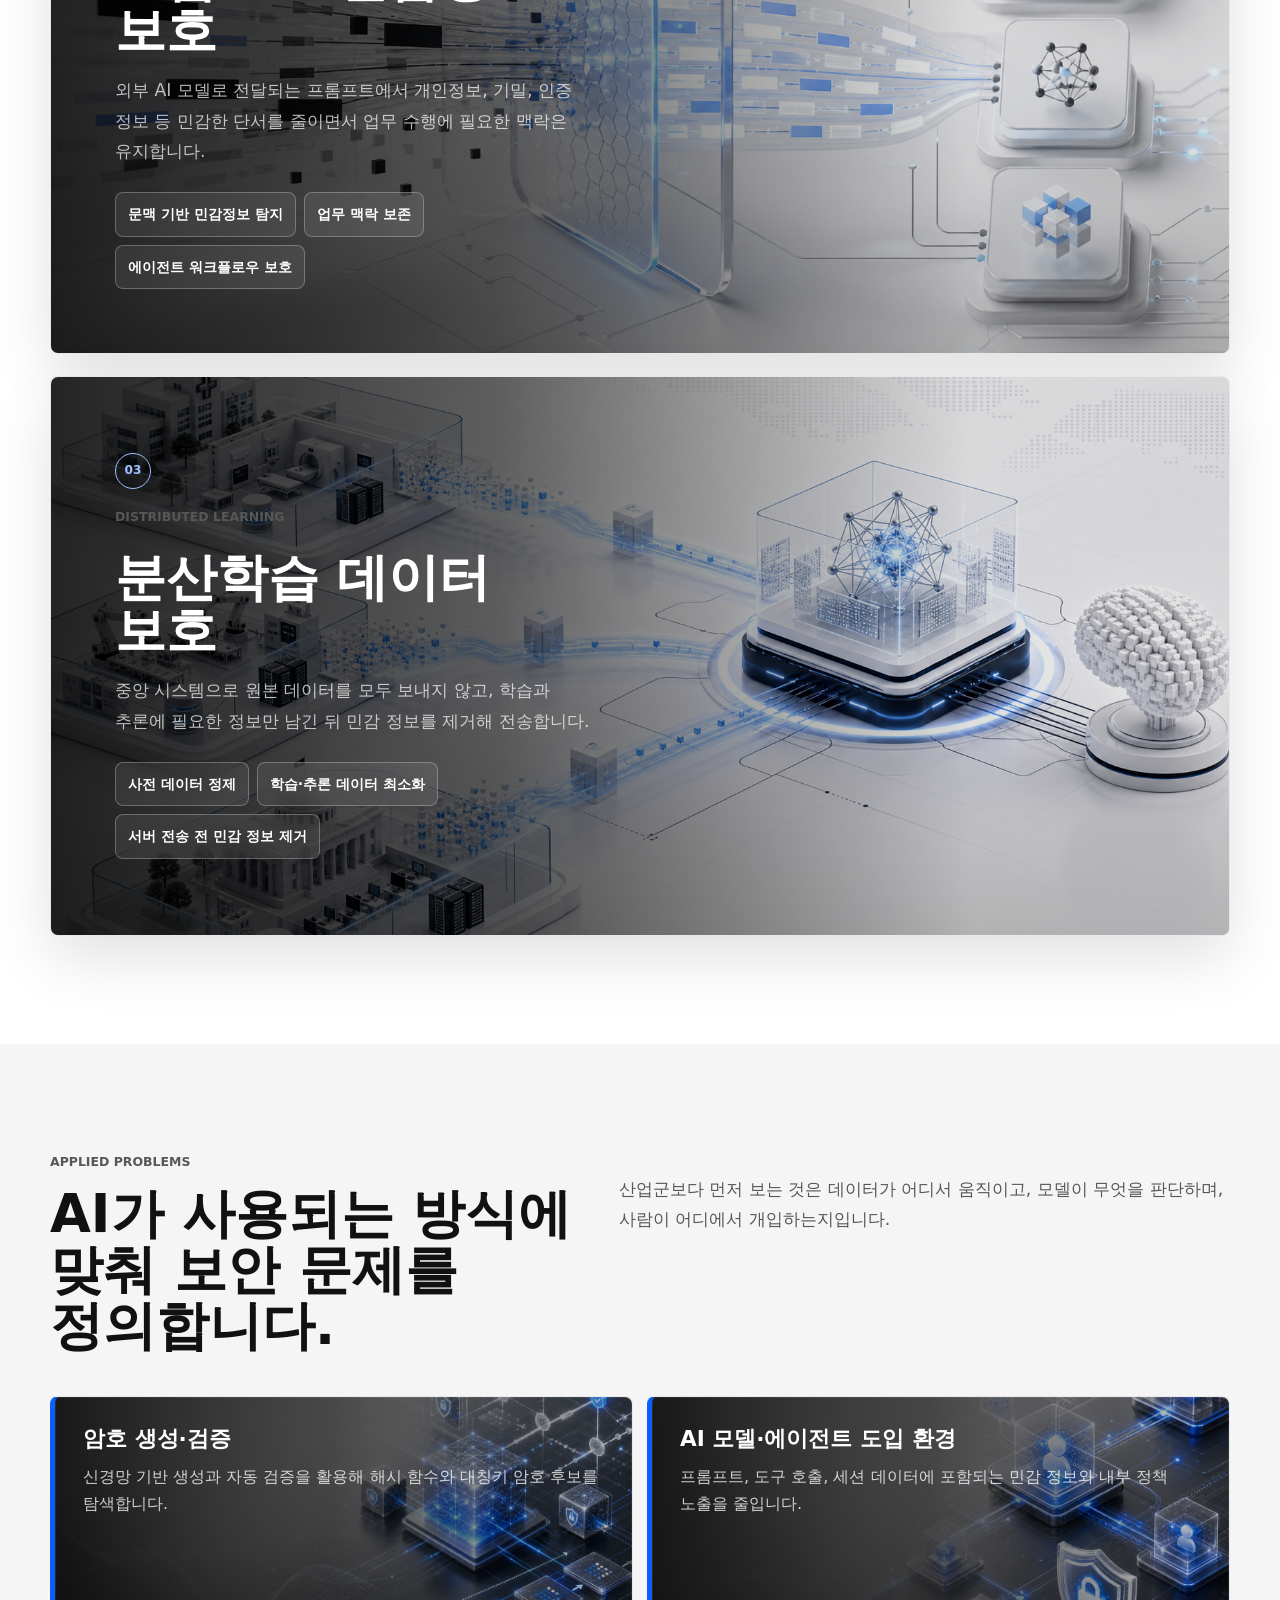
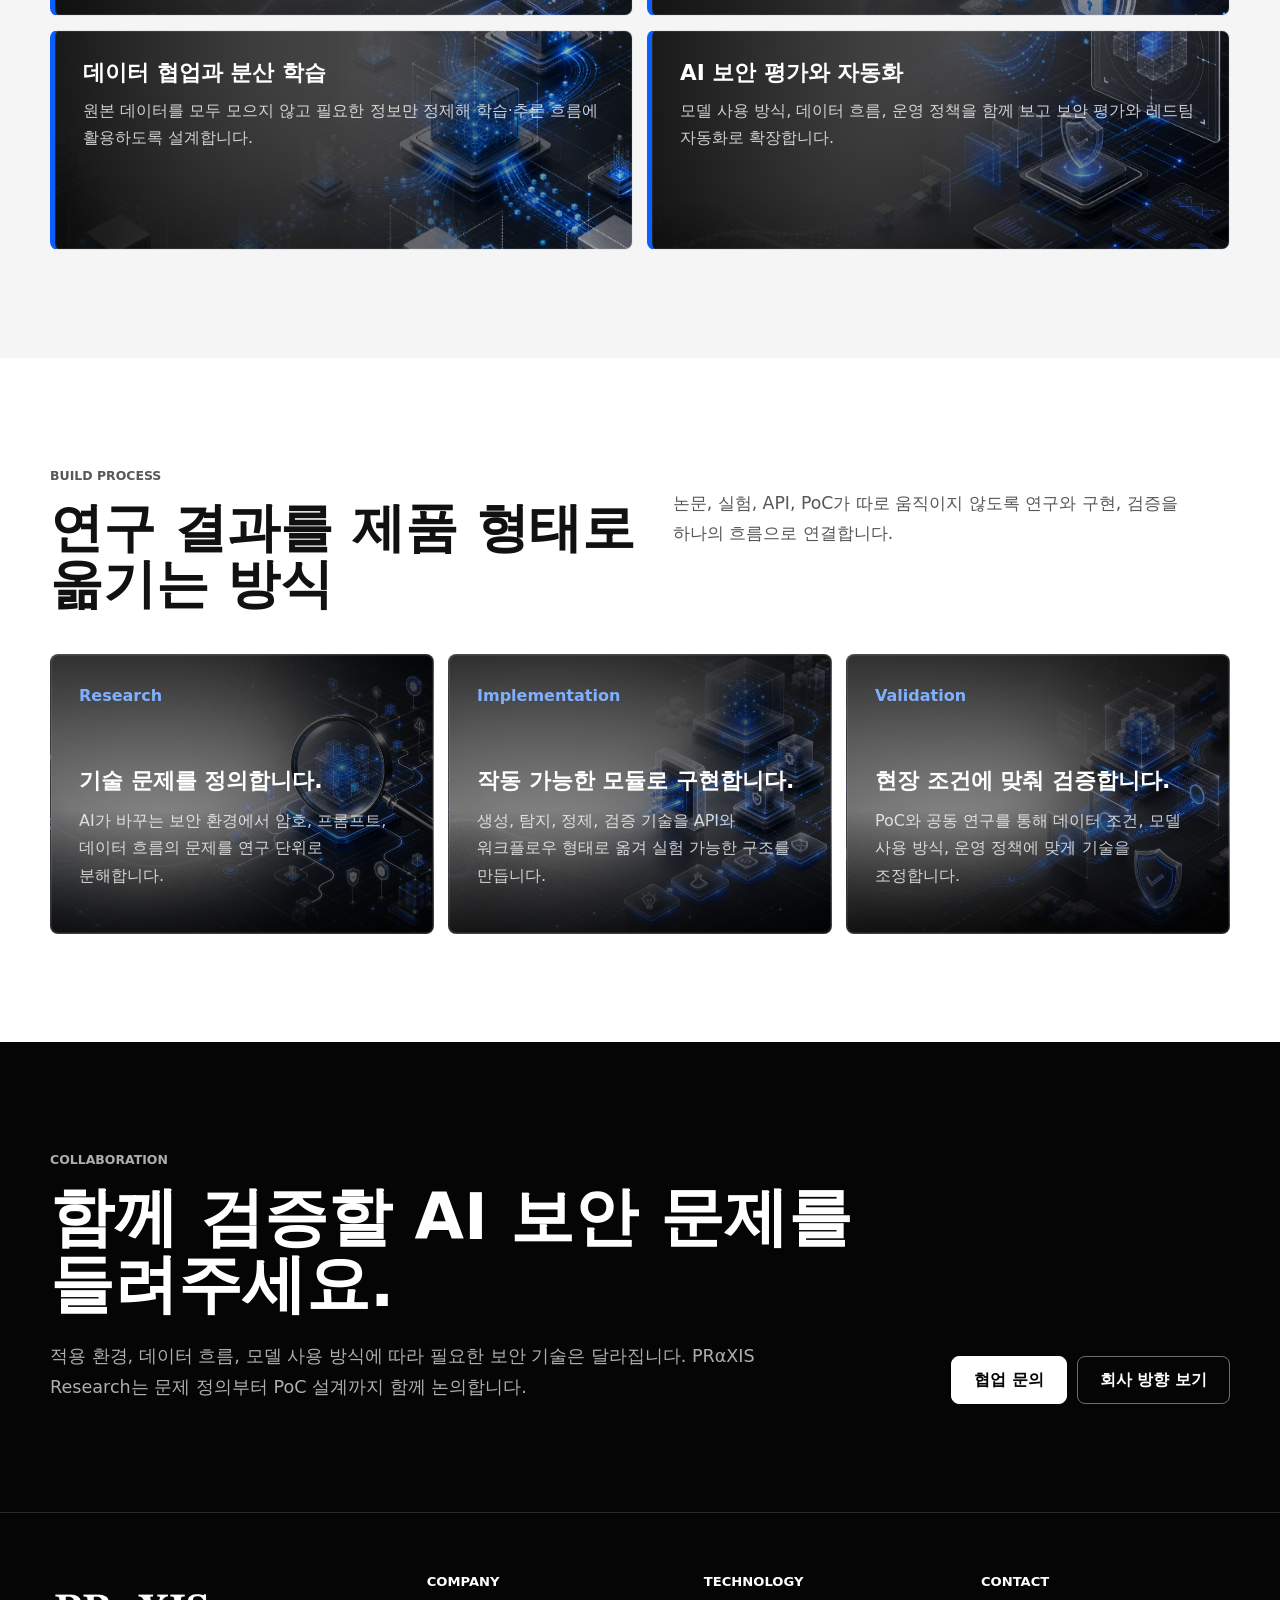
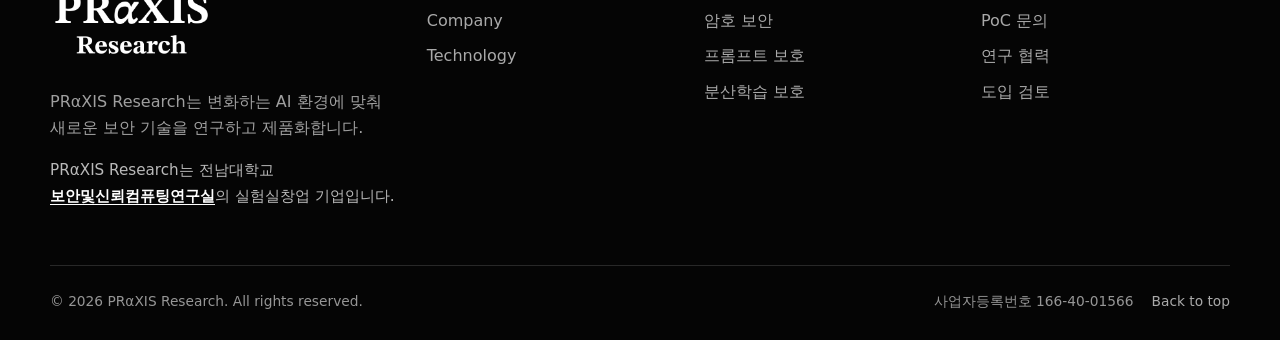
<file: products/index.html>
<!DOCTYPE html>
<html lang="ko">
  <head>
    <meta charset="UTF-8" />
    <meta name="viewport" content="width=device-width, initial-scale=1.0" />
    <meta http-equiv="refresh" content="0; url=../technology/index.html" />
    <meta name="description" content="PRαXIS Research의 Technology 페이지로 이동합니다." />
    <title>Technology로 이동 | PRαXIS Research</title>
    <link rel="canonical" href="../technology/index.html" />
    <link rel="stylesheet" href="../styles.css" />
  </head>
  <body data-page="technology">
    <main id="main" class="redirect-page">
      <section class="section section-white">
        <div class="container">
          <p class="eyebrow">Redirect</p>
          <h1>Technology 페이지로 이동합니다.</h1>
          <p>솔루션과 기술 소개는 Technology 페이지에서 함께 확인할 수 있습니다.</p>
          <a class="button" href="../technology/index.html">바로 이동</a>
        </div>
      </section>
    </main>
    <script>
      window.location.replace("../technology/index.html");
    </script>
  </body>
</html>
</file>
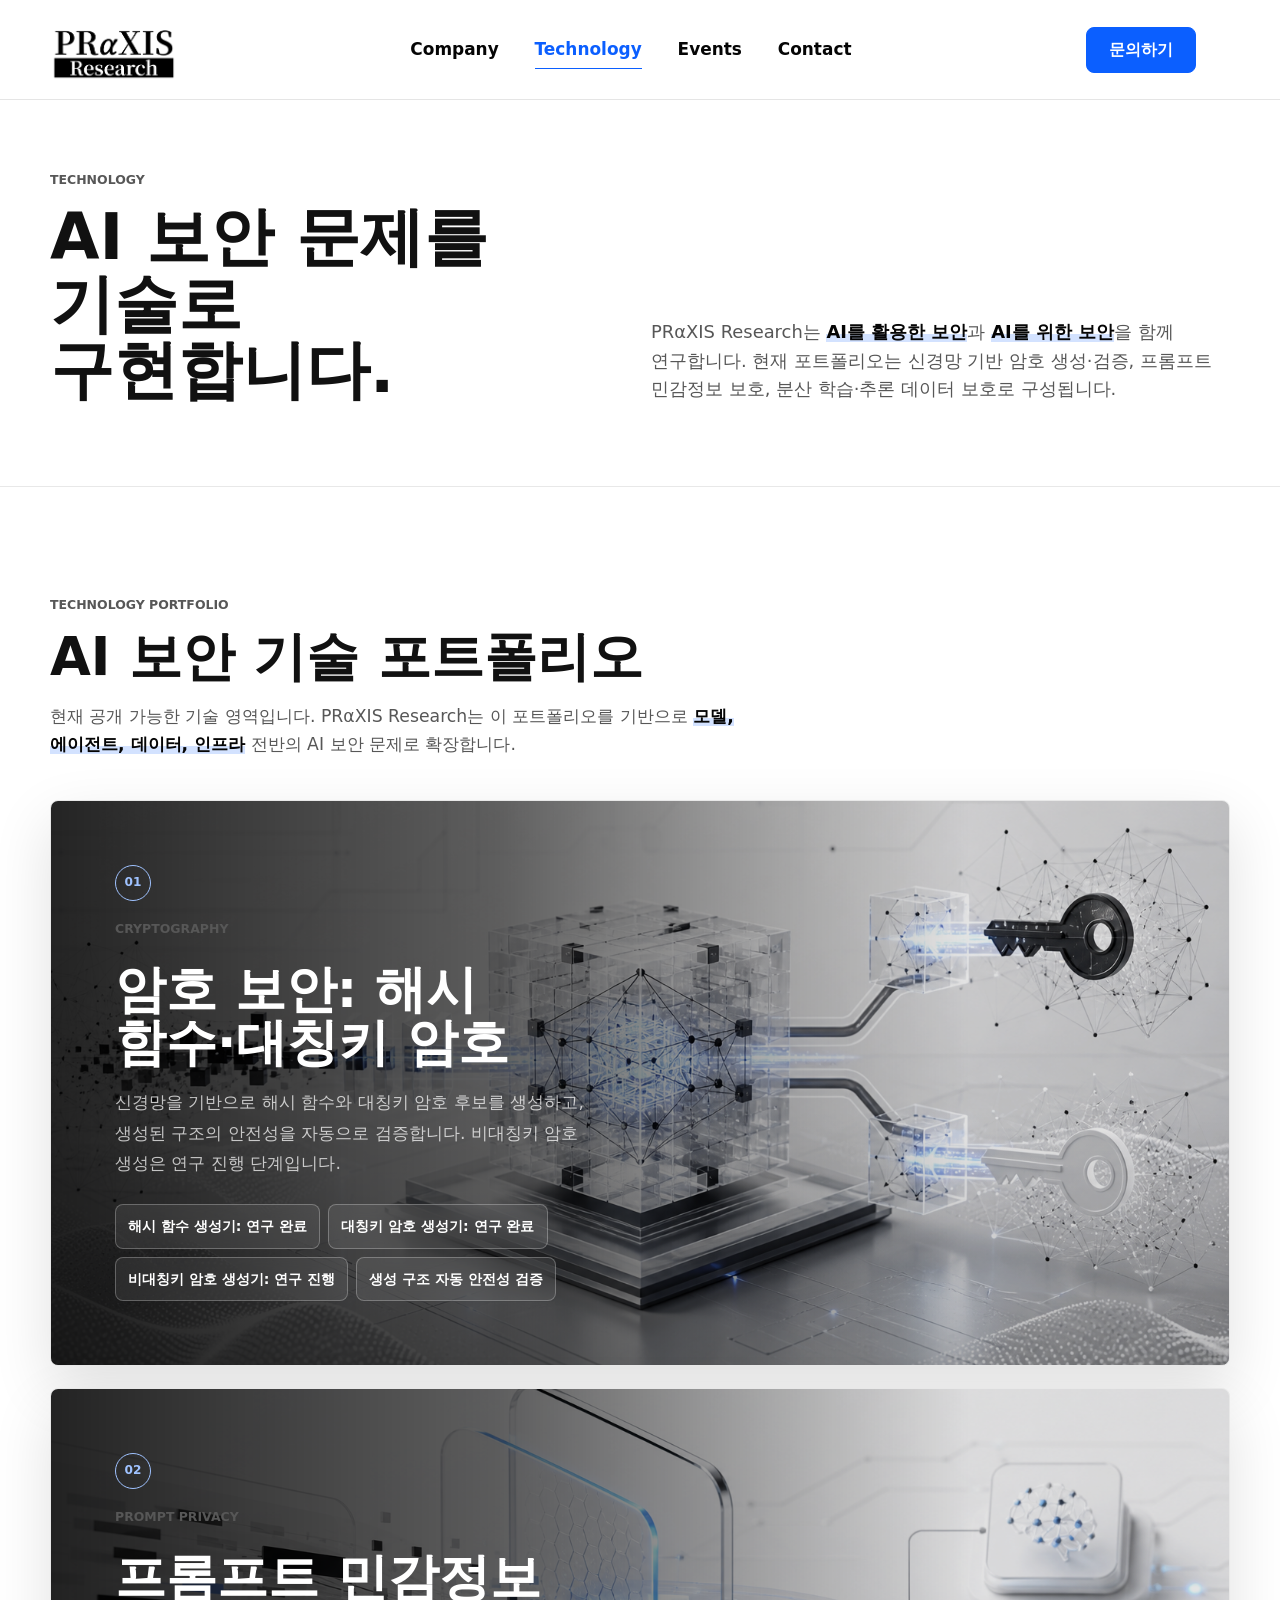
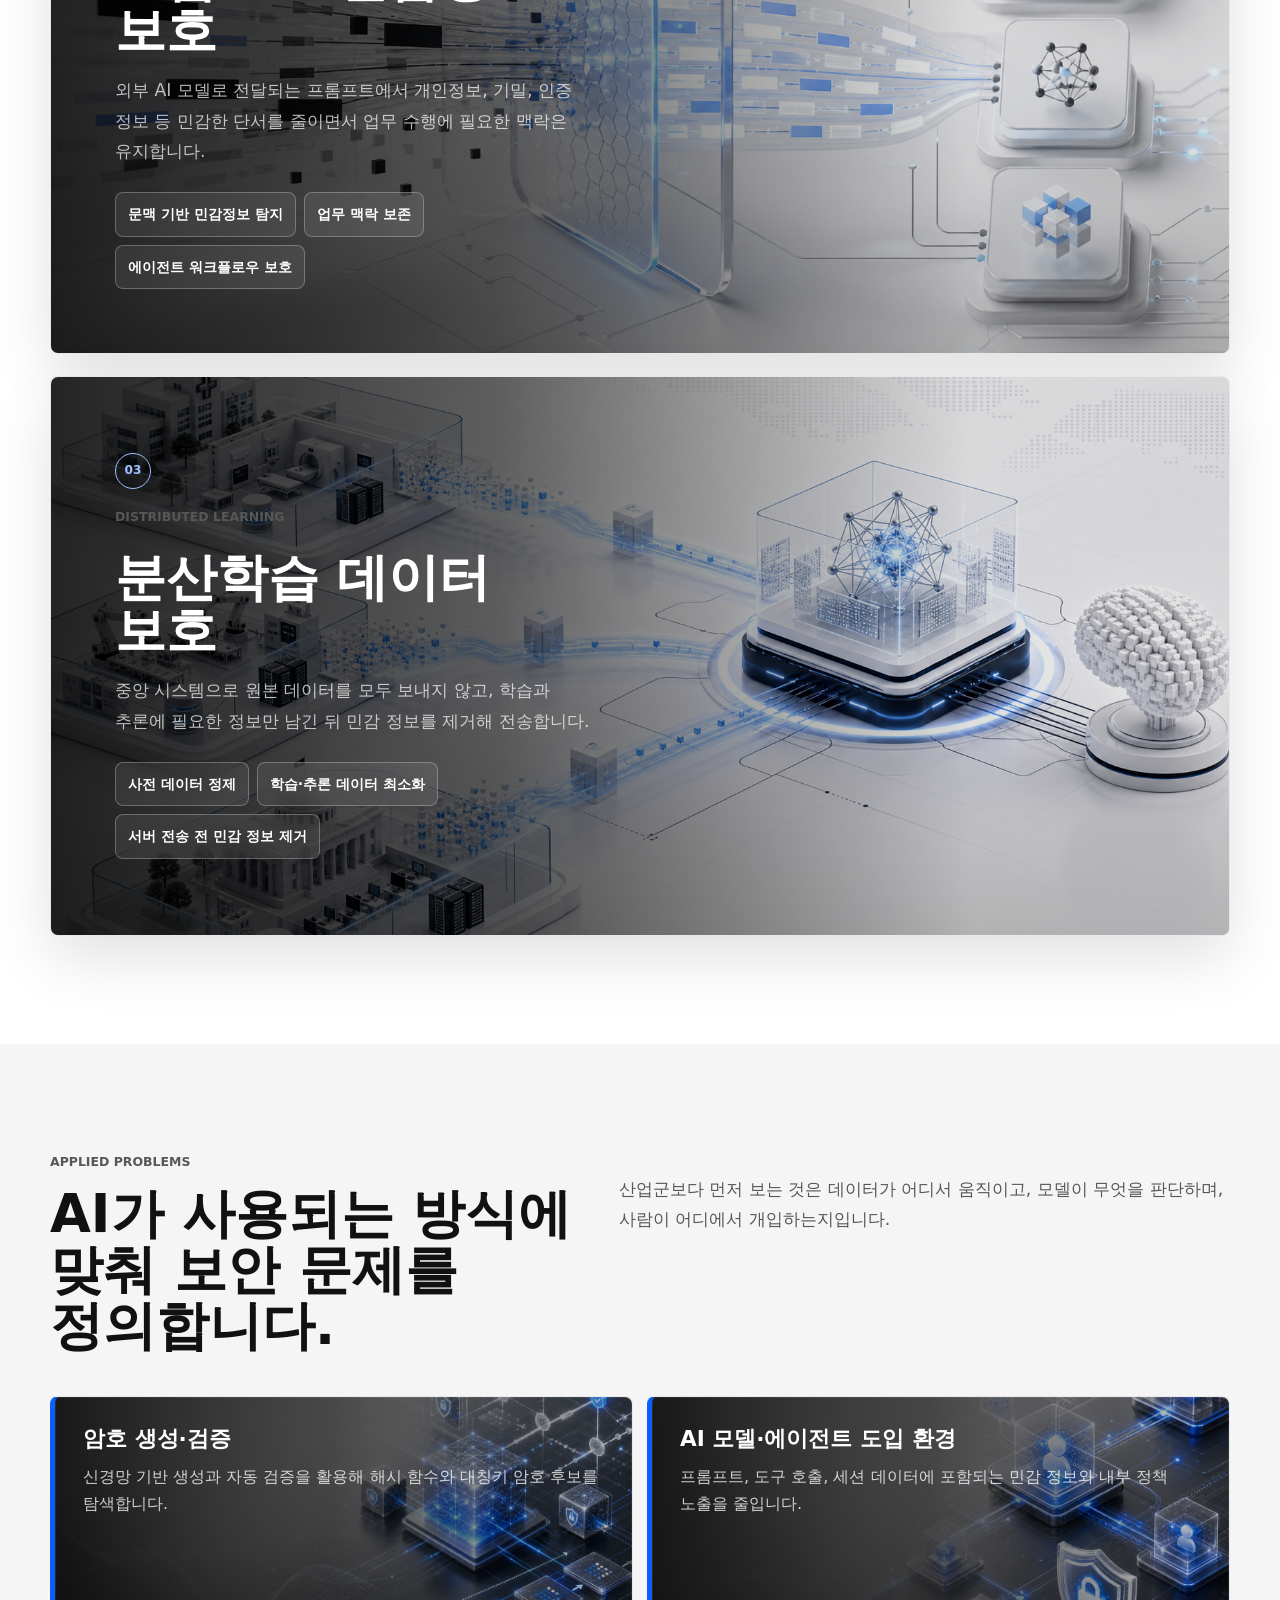
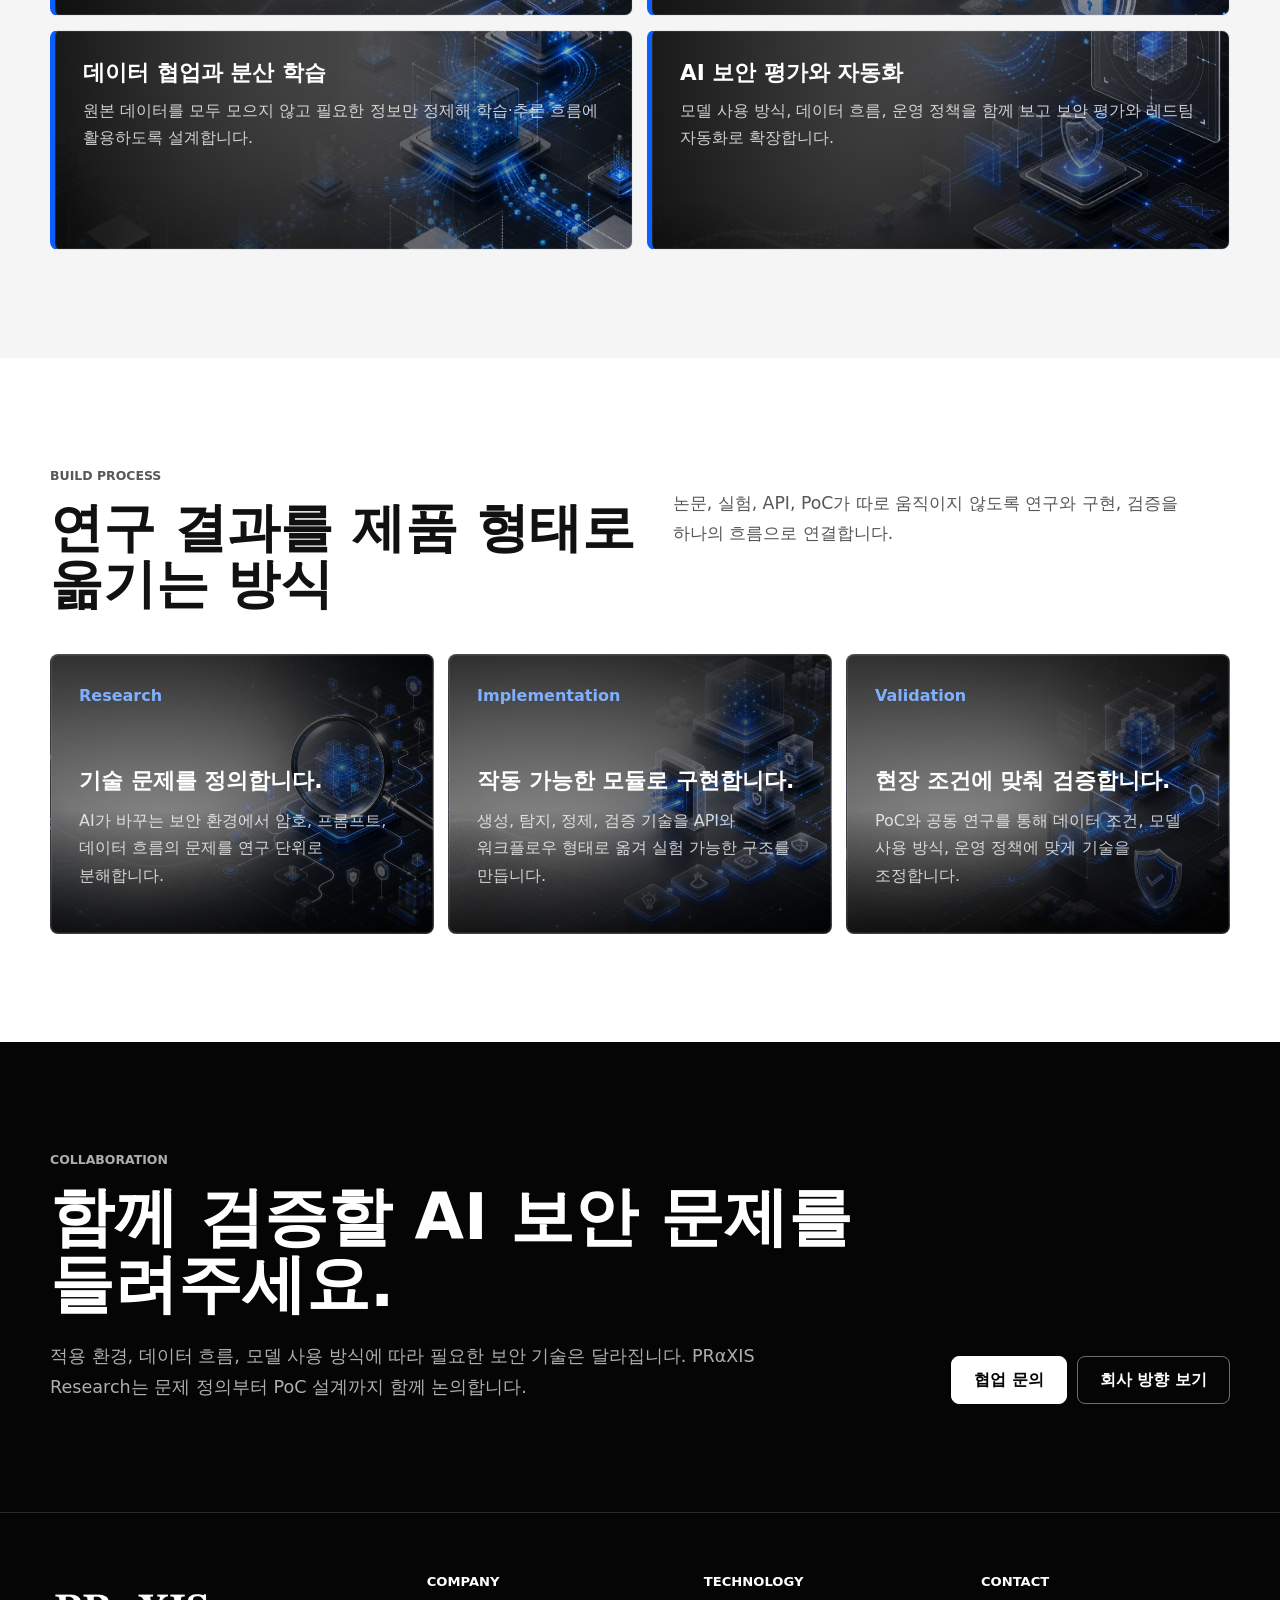
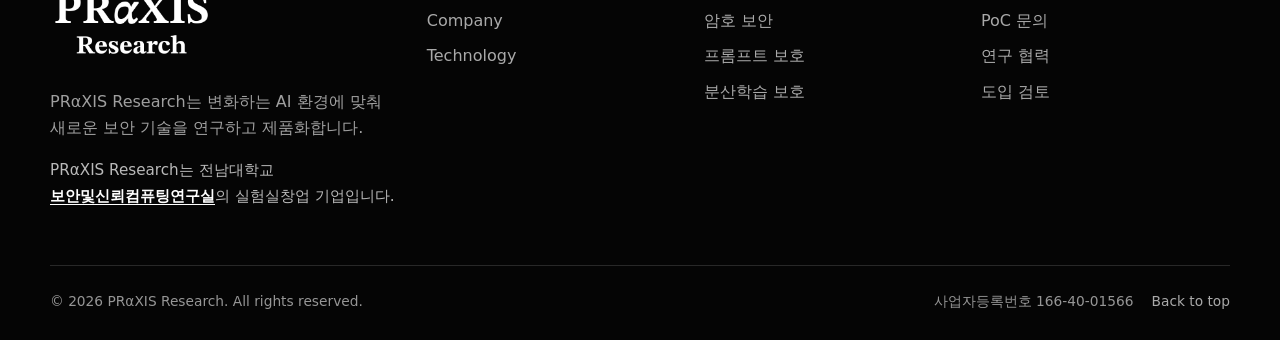
<file: technology/index.html>
<!DOCTYPE html>
<html lang="ko">
  <head>
    <meta charset="UTF-8" />
    <meta name="viewport" content="width=device-width, initial-scale=1.0" />
    <meta name="description" content="PRαXIS Research의 AI 보안 기술과 솔루션입니다." />
    <title>Technology | PRαXIS Research</title>
    <link rel="stylesheet" href="../styles.css" />
  </head>
  <body data-page="technology">
    <a class="skip-link" href="#main">본문 바로가기</a>
    <header class="site-header" data-header>
      <a class="brand" href="../index.html"><img class="brand-logo" src="../assets/image.png" alt="PRαXIS Research" /></a>
      <nav class="site-nav" data-nav aria-label="주요 메뉴">
        <a href="../company/index.html" data-nav-page="company">Company</a>
        <a href="../technology/index.html" data-nav-page="technology">Technology</a>
        <a href="../events/index.html" data-nav-page="events">Events</a>
        <a href="../contact/index.html" data-nav-page="contact">Contact</a>
      </nav>
      <a class="header-cta" href="../contact/index.html">문의하기</a>
      <button class="menu-toggle" type="button" data-menu-toggle aria-label="메뉴 열기" aria-expanded="false"><span></span><span></span></button>
    </header>

    <main id="main">
      <section class="page-hero">
        <div class="container page-hero-grid">
          <div>
            <p class="eyebrow">Technology</p>
            <h1>AI 보안 문제를 기술로 구현합니다.</h1>
          </div>
          <p>
            PRαXIS Research는 <strong class="text-emphasis">AI를 활용한 보안</strong>과 <strong class="text-emphasis">AI를 위한 보안</strong>을 함께 연구합니다.
            현재 포트폴리오는 신경망 기반 암호 생성·검증, 프롬프트 민감정보 보호,
            분산 학습·추론 데이터 보호로 구성됩니다.
          </p>
        </div>
      </section>

      <section class="section section-white">
        <div class="container">
          <div class="section-heading compact technology-heading">
            <p class="eyebrow">Technology Portfolio</p>
            <h2>AI 보안 기술 포트폴리오</h2>
            <p>현재 공개 가능한 기술 영역입니다. PRαXIS Research는 이 포트폴리오를 기반으로 <strong class="text-emphasis">모델, 에이전트, 데이터, 인프라</strong> 전반의 AI 보안 문제로 확장합니다.</p>
          </div>

          <div class="technology-solution-list">
            <article class="technology-solution technology-solution-crypto" id="cryptography">
              <div class="technology-solution-content">
                <span class="solution-index">01</span>
                <p class="eyebrow">Cryptography</p>
                <h3>암호 보안: 해시 함수·대칭키 암호</h3>
                <p>
                  신경망을 기반으로 해시 함수와 대칭키 암호 후보를 생성하고,
                  생성된 구조의 안전성을 자동으로 검증합니다. 비대칭키 암호 생성은 연구 진행 단계입니다.
                </p>
                <ul class="solution-points">
                  <li>해시 함수 생성기: 연구 완료</li>
                  <li>대칭키 암호 생성기: 연구 완료</li>
                  <li>비대칭키 암호 생성기: 연구 진행</li>
                  <li>생성 구조 자동 안전성 검증</li>
                </ul>
              </div>
            </article>

            <article class="technology-solution technology-solution-prompt" id="prompt-privacy">
              <div class="technology-solution-content">
                <span class="solution-index">02</span>
                <p class="eyebrow">Prompt Privacy</p>
                <h3>프롬프트 민감정보 보호</h3>
                <p>
                  외부 AI 모델로 전달되는 프롬프트에서 개인정보, 기밀, 인증 정보 등
                  민감한 단서를 줄이면서 업무 수행에 필요한 맥락은 유지합니다.
                </p>
                <ul class="solution-points">
                  <li>문맥 기반 민감정보 탐지</li>
                  <li>업무 맥락 보존</li>
                  <li>에이전트 워크플로우 보호</li>
                </ul>
              </div>
            </article>

            <article class="technology-solution technology-solution-distributed" id="distributed-learning">
              <div class="technology-solution-content">
                <span class="solution-index">03</span>
                <p class="eyebrow">Distributed Learning</p>
                <h3>분산학습 데이터 보호</h3>
                <p>
                  중앙 시스템으로 원본 데이터를 모두 보내지 않고, 학습과 추론에 필요한
                  정보만 남긴 뒤 민감 정보를 제거해 전송합니다.
                </p>
                <ul class="solution-points">
                  <li>사전 데이터 정제</li>
                  <li>학습·추론 데이터 최소화</li>
                  <li>서버 전송 전 민감 정보 제거</li>
                </ul>
              </div>
            </article>
          </div>
        </div>
      </section>

      <section class="section section-soft technology-context-section">
        <div class="container">
          <div class="section-heading row-heading technology-row-heading">
            <div>
              <p class="eyebrow">Applied Problems</p>
              <h2>AI가 사용되는 방식에 맞춰 보안 문제를 정의합니다.</h2>
            </div>
            <p class="technology-section-copy">
              산업군보다 먼저 보는 것은 데이터가 어디서 움직이고, 모델이 무엇을 판단하며, 사람이 어디에서 개입하는지입니다.
            </p>
          </div>
          <div class="usecase-list technology-usecase-list" data-usecases></div>
        </div>
      </section>

      <section class="section section-white technology-process-section">
        <div class="container">
          <div class="section-heading row-heading technology-row-heading">
            <div>
              <p class="eyebrow">Build Process</p>
              <h2>연구 결과를 제품 형태로 옮기는 방식</h2>
            </div>
            <p class="technology-section-copy">
              논문, 실험, API, PoC가 따로 움직이지 않도록 연구와 구현, 검증을 하나의 흐름으로 연결합니다.
            </p>
          </div>
          <ol class="roadmap technology-roadmap" data-roadmap></ol>
        </div>
      </section>

      <section class="section section-black technology-collab-section">
        <div class="container technology-collab-layout">
          <div>
            <p class="eyebrow">Collaboration</p>
            <h2>함께 검증할 AI 보안 문제를 들려주세요.</h2>
            <p>
              적용 환경, 데이터 흐름, 모델 사용 방식에 따라 필요한 보안 기술은 달라집니다.
              PRαXIS Research는 문제 정의부터 PoC 설계까지 함께 논의합니다.
            </p>
          </div>
          <div class="technology-collab-actions">
            <a class="button button-invert" href="../contact/index.html">협업 문의</a>
            <a class="button button-ghost-dark" href="../company/index.html">회사 방향 보기</a>
          </div>
        </div>
      </section>
    </main>

    <footer class="site-footer">
      <div class="container footer-grid">
        <div><a class="brand footer-brand" href="../index.html"><img class="brand-logo" src="../assets/image_whilte.png" alt="PRαXIS Research" /></a><p data-footer-description></p><p class="footer-affiliation">PRαXIS Research는 전남대학교 <a href="https://src-jnu.github.io/" target="_blank" rel="noopener noreferrer">보안및신뢰컴퓨팅연구실</a>의 실험실창업 기업입니다.</p></div>
        <div><h2>Company</h2><a href="../company/index.html">Company</a><a href="../technology/index.html">Technology</a></div>
        <div><h2>Technology</h2><a href="#cryptography">암호 보안</a><a href="#prompt-privacy">프롬프트 보호</a><a href="#distributed-learning">분산학습 보호</a></div>
        <div><h2>Contact</h2><a href="../contact/index.html">PoC 문의</a><a href="../contact/index.html">연구 협력</a><a href="../contact/index.html">도입 검토</a></div>
      </div>
      <div class="container footer-bottom"><span>© <span data-year></span> PRαXIS Research. All rights reserved.</span><div class="footer-bottom-meta"><span class="footer-business-number">사업자등록번호 166-40-01566</span><a href="#main">Back to top</a></div></div>
    </footer>
    <script src="../site-data.js"></script>
    <script src="../sheets-config.js"></script>
    <script src="../script.js"></script>
  </body>
</html>
</file>
<file: styles.css>
:root {
  --black: #050505;
  --ink: #111111;
  --charcoal: #202020;
  --gray-700: #575757;
  --gray-500: #8a8a8a;
  --gray-300: #d4d4d4;
  --gray-200: #e8e8e8;
  --gray-100: #f5f5f5;
  --white: #ffffff;
  --accent: #0b5fff;
  --accent-dark: #003db8;
  --accent-light: #9fc2ff;
  --accent-soft: rgba(11, 95, 255, 0.1);
  --accent-line: rgba(11, 95, 255, 0.28);
  --max-width: 1180px;
  --header-height: 92px;
  --radius: 8px;
  --shadow: 0 22px 60px rgba(0, 0, 0, 0.12);
  --accent-shadow: 0 22px 60px rgba(11, 95, 255, 0.16);
}

* {
  box-sizing: border-box;
}

html {
  scroll-behavior: smooth;
}

body {
  margin: 0;
  color: var(--ink);
  background: var(--white);
  font-family: Inter, "Noto Sans KR", "Apple SD Gothic Neo", "Malgun Gothic",
    system-ui, -apple-system, BlinkMacSystemFont, "Segoe UI", sans-serif;
  line-height: 1.6;
  letter-spacing: 0;
}

body.menu-open {
  overflow: hidden;
}

img {
  display: block;
  max-width: 100%;
}

a {
  color: inherit;
  text-decoration: none;
}

.reveal-on-scroll {
  opacity: 0;
  filter: blur(8px);
  transform: translate3d(0, 22px, 0);
  transition: opacity 760ms cubic-bezier(0.22, 1, 0.36, 1),
    transform 760ms cubic-bezier(0.22, 1, 0.36, 1),
    filter 760ms cubic-bezier(0.22, 1, 0.36, 1);
  transition-delay: var(--reveal-delay, 0ms);
  will-change: opacity, transform, filter;
}

.reveal-on-scroll.is-visible {
  opacity: 1;
  filter: blur(0);
  transform: translate3d(0, 0, 0);
}

button,
input,
select,
textarea {
  font: inherit;
}

.skip-link {
  position: fixed;
  left: 16px;
  top: 12px;
  z-index: 200;
  transform: translateY(-140%);
  padding: 10px 14px;
  color: var(--black);
  background: var(--white);
  border: 1px solid var(--black);
}

.skip-link:focus {
  transform: translateY(0);
}

.container {
  width: min(100% - 40px, var(--max-width));
  margin: 0 auto;
}

.site-header {
  position: fixed;
  inset: 0 0 auto 0;
  z-index: 100;
  min-height: var(--header-height);
  display: grid;
  grid-template-columns: auto 1fr auto auto;
  align-items: center;
  gap: clamp(20px, 2.6vw, 34px);
  padding: 8px clamp(24px, 4vw, 64px);
  color: var(--black);
  background: rgba(255, 255, 255, 0.88);
  border-bottom: 1px solid rgba(5, 5, 5, 0.1);
  backdrop-filter: blur(18px);
  transition: box-shadow 180ms ease, background 180ms ease;
}

.site-header.is-scrolled,
.site-header.menu-active {
  background: rgba(255, 255, 255, 0.96);
  box-shadow: 0 12px 38px rgba(0, 0, 0, 0.08);
}

.brand {
  display: inline-flex;
  align-items: center;
  justify-content: center;
  font-size: 0.92rem;
  font-weight: 800;
  letter-spacing: 0;
}

.brand-logo {
  width: auto;
  height: clamp(58px, 5vw, 76px);
  max-width: 178px;
  display: block;
  border-radius: 0;
  object-fit: contain;
  background: transparent;
}

.site-nav {
  display: inline-flex;
  justify-content: center;
  gap: clamp(20px, 2.8vw, 38px);
  font-size: 1.06rem;
  font-weight: 700;
}

.site-nav a {
  position: relative;
  padding: 28px 0;
}

.site-nav a::after {
  content: "";
  position: absolute;
  left: 0;
  right: 0;
  bottom: 22px;
  height: 1px;
  transform: scaleX(0);
  transform-origin: left;
  background: currentColor;
  transition: transform 180ms ease;
}

.site-nav a:hover::after,
.site-nav a:focus-visible::after,
.site-nav a[aria-current="page"]::after {
  transform: scaleX(1);
}

.site-nav a[aria-current="page"] {
  color: var(--accent);
}

.header-cta,
.button {
  display: inline-flex;
  align-items: center;
  justify-content: center;
  border-radius: var(--radius);
  font-weight: 800;
  cursor: pointer;
  transition: transform 180ms ease, background 180ms ease, color 180ms ease,
    border-color 180ms ease;
}

.header-cta {
  min-height: 46px;
  padding: 0 22px;
  color: var(--white);
  background: var(--accent);
  border: 1px solid var(--accent);
  font-size: 0.98rem;
}

.header-cta:hover,
.header-cta:focus-visible {
  background: var(--accent-dark);
  border-color: var(--accent-dark);
}

.header-cta:hover,
.header-cta:focus-visible,
.button:hover,
.button:focus-visible {
  transform: translateY(-2px);
}

.menu-toggle {
  display: none;
  width: 48px;
  aspect-ratio: 1;
  align-items: center;
  justify-content: center;
  flex-direction: column;
  border: 1px solid currentColor;
  border-radius: var(--radius);
  color: inherit;
  background: transparent;
}

.menu-toggle span {
  width: 24px;
  height: 2px;
  display: block;
  background: currentColor;
  transition: transform 180ms ease;
}

.menu-toggle span + span {
  margin-top: 5px;
}

.site-header.menu-active .menu-toggle span:first-child {
  transform: translateY(3.5px) rotate(45deg);
}

.site-header.menu-active .menu-toggle span:last-child {
  transform: translateY(-3.5px) rotate(-45deg);
}

.hero {
  position: relative;
  isolation: isolate;
  overflow: hidden;
  padding: calc(var(--header-height) + 58px) 0 0;
  background: var(--gray-100);
}

.hero::after {
  content: "";
  position: absolute;
  inset: 0;
  z-index: -1;
  background:
    linear-gradient(180deg, rgba(255, 255, 255, 0.78), rgba(255, 255, 255, 0.58) 48%, rgba(255, 255, 255, 0.92)),
    radial-gradient(circle at center, rgba(255, 255, 255, 0.78), rgba(255, 255, 255, 0.2) 44%, rgba(255, 255, 255, 0.7) 100%);
}

.hero-background {
  position: absolute;
  inset: 0;
  z-index: -2;
  background-image: url("assets/hero-ai-security-platform.png");
  background-size: cover;
  background-position: center;
  filter: grayscale(1) contrast(1.08) brightness(1.08);
}

.hero-grid {
  min-height: 540px;
  display: grid;
  grid-template-columns: 1fr;
  gap: 44px;
  align-items: center;
  justify-items: center;
  text-align: center;
}

.hero-copy {
  display: grid;
  justify-items: center;
}

.eyebrow {
  margin: 0 0 14px;
  color: var(--gray-700);
  font-size: 0.78rem;
  font-weight: 800;
  letter-spacing: 0;
  text-transform: uppercase;
}

.hero h1 {
  max-width: 1180px;
  margin: 0 auto;
  font-size: 4.25rem;
  line-height: 1.02;
  font-weight: 800;
  letter-spacing: 0;
  word-break: keep-all;
}

.typing-title {
  min-height: 2.08em;
}

.typing-cursor {
  width: 0.07em;
  height: 0.82em;
  display: inline-block;
  margin-left: 0.06em;
  background: currentColor;
  vertical-align: 0.04em;
  transform: translateY(-0.08em);
  animation: typing-cursor-blink 820ms steps(2, start) infinite;
}

@keyframes typing-cursor-blink {
  50% {
    opacity: 0;
  }
}

.hero-lead {
  max-width: 1120px;
  margin: 26px auto 0;
  color: var(--gray-700);
  font-size: 1.12rem;
  line-height: 1.72;
  word-break: keep-all;
}

.button {
  min-height: 48px;
  padding: 0 22px;
  border: 1px solid transparent;
}

.button:disabled {
  opacity: 0.58;
  cursor: progress;
  transform: none;
}

.button-dark {
  color: var(--white);
  background: var(--accent);
  border-color: var(--accent);
}

.button-dark:hover,
.button-dark:focus-visible {
  color: var(--white);
  background: var(--accent-dark);
  border-color: var(--accent-dark);
}

.button-light {
  color: var(--black);
  background: var(--white);
  border-color: var(--black);
}

.button-light:hover,
.button-light:focus-visible {
  color: var(--white);
  background: var(--accent);
  border-color: var(--accent);
}

.button-invert {
  color: var(--black);
  background: var(--white);
  border-color: var(--white);
}

.button-invert:hover,
.button-invert:focus-visible {
  color: var(--white);
  background: transparent;
}

.button-ghost {
  color: var(--black);
  background: var(--white);
  border-color: var(--black);
}

.button-ghost:hover,
.button-ghost:focus-visible {
  color: var(--white);
  background: var(--black);
  border-color: var(--black);
}

.button-ghost-dark {
  color: var(--white);
  background: transparent;
  border-color: rgba(255, 255, 255, 0.42);
}

.button-ghost-dark:hover,
.button-ghost-dark:focus-visible {
  color: var(--black);
  background: var(--white);
  border-color: var(--white);
}

.hero-metrics {
  position: relative;
  z-index: 1;
  display: grid;
  grid-template-columns: repeat(auto-fit, minmax(280px, 1fr));
  gap: 14px;
  margin-top: -36px;
  padding-bottom: 42px;
}

.metric {
  position: relative;
  min-height: 286px;
  display: grid;
  grid-template-columns: 1fr;
  grid-template-areas:
    "value"
    "label"
    "body"
    "list";
  align-content: start;
  padding: clamp(30px, 3vw, 42px);
  overflow: hidden;
  text-align: left;
  border: 1px solid rgba(5, 5, 5, 0.12);
  border-radius: var(--radius);
  background:
    linear-gradient(120deg, rgba(11, 95, 255, 0.08), transparent 42%),
    rgba(255, 255, 255, 0.88);
  backdrop-filter: blur(18px);
  box-shadow: 0 22px 54px rgba(5, 5, 5, 0.08);
}

.metric::before {
  content: "";
  position: absolute;
  inset: 0 auto 0 0;
  width: 4px;
  background: var(--accent);
}

.metric::after {
  position: absolute;
  top: 22px;
  right: 26px;
  color: rgba(5, 5, 5, 0.06);
  font-size: clamp(2.6rem, 4.4vw, 4.6rem);
  line-height: 1;
  font-weight: 900;
  pointer-events: none;
}

.metric:nth-child(1)::after {
  content: "FOCUS";
}

.metric:nth-child(2)::after {
  content: "MODULES";
}

.metric:nth-child(3)::after {
  content: "POC";
}

.metric strong {
  grid-area: value;
  display: flex;
  align-items: baseline;
  gap: 4px;
  font-size: clamp(4.1rem, 5.6vw, 5.8rem);
  line-height: 1;
  color: var(--accent);
}

.metric strong small {
  font-size: 1.18rem;
  font-weight: 800;
}

.metric span {
  grid-area: label;
  margin-top: 26px;
  color: var(--black);
  font-size: 1.28rem;
  line-height: 1.2;
  font-weight: 800;
}

.metric p {
  grid-area: body;
  max-width: none;
  margin: 16px 0 0;
  color: var(--gray-700);
  font-size: 1rem;
  line-height: 1.65;
  word-break: keep-all;
}

.metric-list {
  grid-area: list;
  display: flex;
  flex-wrap: wrap;
  gap: 8px;
  margin: 22px 0 0;
  padding: 0;
  list-style: none;
}

.metric-list li {
  padding: 8px 10px;
  color: var(--black);
  border: 1px solid rgba(11, 95, 255, 0.18);
  border-radius: var(--radius);
  background: rgba(11, 95, 255, 0.06);
  font-size: 0.86rem;
  font-weight: 800;
  line-height: 1.15;
}

.trust-strip {
  background: var(--gray-100);
  border-bottom: 1px solid var(--gray-200);
}

.trust-content {
  min-height: 82px;
  display: grid;
  grid-template-columns: 150px 1fr;
  gap: 22px;
  align-items: center;
}

.trust-content > span {
  color: var(--gray-700);
  font-size: 0.8rem;
  font-weight: 800;
  text-transform: uppercase;
}

.trust-content ul {
  display: grid;
  grid-template-columns: repeat(5, minmax(0, 1fr));
  gap: 12px;
  margin: 0;
  padding: 0;
  list-style: none;
}

.trust-content li {
  min-height: 42px;
  display: grid;
  place-items: center;
  padding: 0 12px;
  border: 1px solid var(--gray-300);
  border-radius: var(--radius);
  background: var(--white);
  font-size: 0.82rem;
  font-weight: 800;
  text-align: center;
}

.section {
  padding: 108px 0;
}

.section-white {
  background: var(--white);
}

.section-soft {
  background: var(--gray-100);
}

.section-black {
  color: var(--white);
  background: var(--black);
}

.section-heading h2,
.contact-intro h1,
.contact-intro h2 {
  max-width: 800px;
  margin: 0;
  font-size: 3.3rem;
  line-height: 1.06;
  font-weight: 800;
  letter-spacing: 0;
  word-break: keep-all;
}

.section-heading p:not(.eyebrow),
.contact-intro p {
  max-width: 620px;
  margin: 22px 0 0;
  color: var(--gray-700);
  word-break: keep-all;
}

.section-black .section-heading p,
.section-black .eyebrow {
  color: rgba(255, 255, 255, 0.68);
}

.page-hero {
  padding: calc(var(--header-height) + 78px) 0 82px;
  background: var(--white);
  border-bottom: 1px solid var(--gray-200);
}

.page-hero-grid {
  display: grid;
  grid-template-columns: minmax(280px, 0.95fr) minmax(0, 1.05fr);
  gap: clamp(34px, 6vw, 86px);
  align-items: end;
}

.page-hero h1 {
  max-width: 780px;
  margin: 0;
  font-size: 4rem;
  line-height: 1.04;
  font-weight: 800;
  letter-spacing: 0;
  word-break: keep-all;
}

.page-hero p:not(.eyebrow) {
  margin: 0;
  color: var(--gray-700);
  font-size: 1.12rem;
  word-break: keep-all;
}

.company-hero {
  position: relative;
  isolation: isolate;
  overflow: hidden;
  padding: calc(var(--header-height) + 88px) 0 104px;
  color: var(--white);
  background: var(--black);
}

.company-hero::before {
  content: "";
  position: absolute;
  inset: 0;
  z-index: -2;
  background-image: url("assets/hero-ai-security-platform.png");
  background-size: cover;
  background-position: center;
  filter: grayscale(1) contrast(1.12) brightness(0.62);
}

.company-hero::after {
  content: "";
  position: absolute;
  inset: 0;
  z-index: -1;
  background:
    linear-gradient(90deg, rgba(0, 0, 0, 0.88), rgba(0, 0, 0, 0.56) 52%, rgba(0, 0, 0, 0.82)),
    linear-gradient(0deg, rgba(0, 0, 0, 0.72), transparent 52%);
}

.company-hero-grid {
  display: grid;
  grid-template-columns: minmax(0, 1.28fr) minmax(300px, 0.72fr);
  gap: clamp(34px, 5.6vw, 82px);
  align-items: end;
}

.company-hero .eyebrow {
  color: rgba(255, 255, 255, 0.68);
}

.company-hero-copy h1 {
  max-width: 920px;
  margin: 0;
  font-size: clamp(3.3rem, 5.8vw, 5.15rem);
  line-height: 0.96;
  letter-spacing: 0;
  word-break: keep-all;
}

.company-hero-copy > p {
  max-width: 780px;
  margin: 34px 0 0;
  color: rgba(255, 255, 255, 0.72);
  font-size: 1.16rem;
  line-height: 1.8;
  word-break: keep-all;
}

.company-hero-panel {
  display: grid;
  gap: 12px;
}

.company-hero-panel article {
  padding: 26px;
  border: 1px solid rgba(255, 255, 255, 0.18);
  border-radius: var(--radius);
  background: rgba(255, 255, 255, 0.07);
  backdrop-filter: blur(12px);
}

.company-method-list span {
  color: var(--accent-light);
  font-size: 0.78rem;
  font-weight: 900;
  text-transform: uppercase;
}

.company-hero-panel span {
  color: var(--accent-light);
  font-size: 1.35rem;
  line-height: 0.9;
  font-weight: 900;
}

.company-hero-panel h2 {
  margin: 30px 0 8px;
  font-size: 1.5rem;
  line-height: 1.16;
}

.company-hero-panel p {
  margin: 0;
  color: rgba(255, 255, 255, 0.68);
  word-break: keep-all;
}

.company-belief-layout {
  display: grid;
  grid-template-columns: minmax(300px, 0.82fr) minmax(0, 1.18fr);
  gap: clamp(36px, 6vw, 96px);
  align-items: start;
}

.company-belief-copy > p {
  max-width: 820px;
  margin: 8px 0 0;
  color: var(--gray-700);
  font-size: 1.18rem;
  line-height: 1.82;
  word-break: keep-all;
}

.company-two-axis {
  display: grid;
  grid-template-columns: repeat(2, minmax(0, 1fr));
  gap: 14px;
  margin-top: 36px;
}

.company-two-axis article,
.company-scope-grid article {
  border: 1px solid var(--gray-200);
  border-radius: var(--radius);
  background: var(--white);
}

.company-two-axis article {
  min-height: 235px;
  padding: 28px;
}

.company-two-axis h3 {
  margin: 0 0 14px;
  font-size: 1.5rem;
  line-height: 1.18;
  word-break: keep-all;
}

.company-two-axis p,
.company-scope-grid p,
.company-method-list p,
.company-cta-layout p {
  margin: 0;
  color: var(--gray-700);
  word-break: keep-all;
}

.company-scope-grid {
  display: grid;
  grid-template-columns: repeat(4, minmax(0, 1fr));
  gap: 14px;
}

.company-scope-grid article {
  min-height: 330px;
  padding: 26px;
}

.company-scope-grid span {
  color: var(--accent);
  display: block;
  font-size: clamp(2.9rem, 5vw, 4.25rem);
  line-height: 0.9;
  font-weight: 900;
}

.company-scope-grid h3 {
  margin: 48px 0 14px;
  font-size: 1.45rem;
  line-height: 1.18;
  word-break: keep-all;
}

.company-method-layout {
  display: grid;
  grid-template-columns: minmax(300px, 0.84fr) minmax(0, 1.16fr);
  gap: clamp(36px, 6vw, 96px);
  align-items: start;
}

.company-method-list {
  display: grid;
  gap: 0;
  margin: 0;
  padding: 0;
  list-style: none;
  border-top: 1px solid rgba(255, 255, 255, 0.18);
}

.company-method-list li {
  display: grid;
  grid-template-columns: 140px minmax(0, 1fr);
  gap: clamp(24px, 4vw, 58px);
  padding: 28px 0;
  border-bottom: 1px solid rgba(255, 255, 255, 0.18);
}

.company-method-list h3 {
  margin: 0 0 10px;
  color: var(--white);
  font-size: 1.38rem;
  line-height: 1.18;
  word-break: keep-all;
}

.company-method-list div {
  max-width: 620px;
}

.company-method-list p {
  color: rgba(255, 255, 255, 0.68);
}

.company-cta-layout {
  display: grid;
  grid-template-columns: minmax(0, 0.92fr) minmax(300px, 1.08fr);
  gap: clamp(34px, 6vw, 86px);
  align-items: end;
}

.company-cta-layout h2 {
  max-width: none;
  margin: 0;
  font-size: clamp(2.8rem, 3.4vw, 3.85rem);
  line-height: 1.02;
  word-break: keep-all;
}

.company-cta-layout h2 span {
  display: block;
}

.company-cta-layout > p {
  max-width: 760px;
  font-size: 1.16rem;
  line-height: 1.82;
}

.company-affiliation-layout {
  display: grid;
  gap: 30px;
  align-items: start;
}

.company-affiliation-layout h2 {
  max-width: none;
  margin: 0;
  font-size: clamp(2.8rem, 3.4vw, 3.85rem);
  line-height: 1.02;
  word-break: keep-all;
}

.company-affiliation-layout h2 span {
  display: block;
}

.company-affiliation-layout h2 .company-lab-nowrap {
  display: inline;
  white-space: nowrap;
  overflow-wrap: normal;
  word-break: keep-all;
}

.company-mobile-break {
  display: none;
}

.company-affiliation-layout h2 > span:nth-child(2) {
  white-space: nowrap;
}

.company-affiliation-layout .button {
  justify-self: start;
}

.company-affiliation-layout h2 a {
  color: var(--accent);
  text-decoration: underline;
  text-decoration-thickness: 0.08em;
  text-underline-offset: 0.12em;
}

.compact {
  margin-bottom: 42px;
}

.split-layout,
.usecase-layout,
.roadmap-layout,
.team-layout,
.faq-layout,
.contact-layout {
  display: grid;
  grid-template-columns: minmax(280px, 0.86fr) minmax(0, 1.14fr);
  gap: clamp(34px, 6vw, 86px);
  align-items: start;
}

.section-body > p {
  margin: 38px 0 0;
  color: var(--gray-700);
  font-size: 1.12rem;
  word-break: keep-all;
}

.home-tech-index {
  color: var(--accent);
  font-size: clamp(2.9rem, 6vw, 4.6rem);
  line-height: 0.9;
  font-weight: 900;
}

.text-link-invert {
  color: var(--white);
}

.home-technology-section .row-heading {
  align-items: start;
}

.home-technology-section .section-heading h2 {
  max-width: 860px;
}

.home-tech-stack {
  display: grid;
  gap: 12px;
}

.home-tech-card {
  display: grid;
  grid-template-columns: 128px minmax(0, 1fr) minmax(220px, 0.48fr);
  gap: clamp(18px, 4vw, 52px);
  align-items: center;
  padding: clamp(24px, 4vw, 40px);
  border: 1px solid rgba(255, 255, 255, 0.16);
  border-radius: var(--radius);
  background:
    linear-gradient(90deg, rgba(11, 95, 255, 0.16), transparent 38%),
    rgba(255, 255, 255, 0.04);
}

.home-tech-card h3 {
  margin: 0 0 10px;
  color: var(--white);
  font-size: clamp(1.6rem, 3vw, 2.5rem);
  line-height: 1.1;
  word-break: keep-all;
}

.home-tech-card p {
  max-width: 720px;
  margin: 0;
  color: rgba(255, 255, 255, 0.68);
  font-size: 1.02rem;
  line-height: 1.72;
  word-break: keep-all;
}

.home-tech-card ul {
  display: flex;
  flex-wrap: wrap;
  justify-content: flex-end;
  gap: 8px;
  margin: 0;
  padding: 0;
  list-style: none;
}

.home-tech-card li {
  padding: 9px 11px;
  color: var(--white);
  border: 1px solid rgba(255, 255, 255, 0.22);
  border-radius: var(--radius);
  background: rgba(255, 255, 255, 0.08);
  font-size: 0.84rem;
  font-weight: 800;
}

.home-event-grid {
  max-width: none;
}

.home-path-layout {
  display: grid;
  grid-template-columns: minmax(0, 1fr) auto;
  gap: 32px;
  align-items: end;
  padding-top: 6px;
}

.home-path-copy h2 {
  max-width: 860px;
  margin: 0;
  font-size: clamp(2.4rem, 5vw, 4.4rem);
  line-height: 1.05;
  word-break: keep-all;
}

.home-path-copy p:not(.eyebrow) {
  max-width: 720px;
  margin: 22px 0 0;
  color: var(--gray-700);
  font-size: 1.12rem;
  word-break: keep-all;
}

.home-path-actions {
  display: flex;
  flex-wrap: wrap;
  justify-content: flex-end;
  gap: 10px;
}

.principle-grid {
  display: grid;
  grid-template-columns: repeat(3, minmax(0, 1fr));
  gap: 14px;
  margin-top: 38px;
}

.link-card-grid {
  display: grid;
  grid-template-columns: repeat(2, minmax(0, 1fr));
  gap: 14px;
  margin-top: 38px;
}

.link-card {
  min-height: 198px;
  display: block;
  padding: 24px;
  border: 1px solid var(--gray-200);
  border-radius: var(--radius);
  background: var(--white);
  transition: border-color 180ms ease, transform 180ms ease, box-shadow 180ms ease;
}

.link-card:hover,
.link-card:focus-visible {
  transform: translateY(-3px);
  border-color: var(--accent);
  box-shadow: var(--accent-shadow);
}

.link-card span {
  color: var(--accent);
  font-size: 0.78rem;
  font-weight: 800;
}

.link-card h3 {
  margin: 22px 0 8px;
  font-size: 1.2rem;
}

.link-card p {
  margin: 0;
  color: var(--gray-700);
  word-break: keep-all;
}

.principle-card,
.product-card,
.event-card,
.team-card,
.usecase-card {
  border: 1px solid var(--gray-200);
  border-radius: var(--radius);
  background: var(--white);
  transition: border-color 220ms ease, box-shadow 220ms ease,
    transform 220ms ease;
}

.home-tech-card,
.event-card,
.team-card,
.company-two-axis article,
.company-scope-grid article,
.company-method-list li,
.technology-roadmap li,
.technology-usecase-list .usecase-card,
.contact-form {
  position: relative;
  overflow: hidden;
}

.home-tech-card::before,
.event-card::before,
.team-card::before,
.company-two-axis article::before,
.company-scope-grid article::before,
.company-method-list li::before,
.technology-roadmap li::before,
.technology-usecase-list .usecase-card::before,
.contact-form::before {
  content: "";
  position: absolute;
  inset: 0 0 auto 0;
  height: 1px;
  pointer-events: none;
  opacity: 0;
  transform: translateX(-28%);
  background: linear-gradient(
    90deg,
    transparent,
    rgba(11, 95, 255, 0.88),
    transparent
  );
  transition: opacity 220ms ease, transform 520ms cubic-bezier(0.22, 1, 0.36, 1);
}

@media (hover: hover) {
  .home-tech-card:hover,
  .event-card:hover,
  .team-card:hover,
  .company-two-axis article:hover,
  .company-scope-grid article:hover,
  .company-method-list li:hover,
  .technology-roadmap li:hover,
  .technology-usecase-list .usecase-card:hover {
    transform: translateY(-4px);
    border-color: rgba(11, 95, 255, 0.42);
    box-shadow: 0 24px 70px rgba(5, 5, 5, 0.13);
  }

  .section-black .team-card:hover,
  .technology-roadmap li:hover,
  .technology-usecase-list .usecase-card:hover {
    box-shadow: 0 24px 70px rgba(11, 95, 255, 0.18);
  }

  .home-tech-card:hover::before,
  .event-card:hover::before,
  .team-card:hover::before,
  .company-two-axis article:hover::before,
  .company-scope-grid article:hover::before,
  .company-method-list li:hover::before,
  .technology-roadmap li:hover::before,
  .technology-usecase-list .usecase-card:hover::before,
  .contact-form:focus-within::before {
    opacity: 1;
    transform: translateX(0);
  }
}

.principle-card {
  min-height: 225px;
  padding: 24px;
}

.index-pill {
  width: 34px;
  aspect-ratio: 1;
  display: inline-grid;
  place-items: center;
  border: 1px solid currentColor;
  border-radius: 50%;
  color: var(--accent);
  font-size: 0.76rem;
  font-weight: 800;
}

.principle-card h3,
.product-card h3,
.event-card h3,
.team-card h3,
.usecase-card h3,
.tech-card h3,
.roadmap li h3 {
  margin: 22px 0 10px;
  font-size: 1.16rem;
  line-height: 1.28;
  word-break: keep-all;
}

.principle-card p,
.product-card p,
.event-card p,
.team-card p,
.usecase-card p,
.tech-card p,
.roadmap li p {
  margin: 0;
  color: var(--gray-700);
  word-break: keep-all;
}

.row-heading {
  display: flex;
  justify-content: space-between;
  align-items: end;
  gap: 28px;
  margin-bottom: 42px;
}

.text-link,
.section-note {
  font-weight: 800;
  white-space: nowrap;
}

.text-link {
  color: var(--accent);
  border-bottom: 1px solid currentColor;
}

.text-emphasis {
  color: var(--black);
  font-weight: 900;
  background-image: linear-gradient(transparent 62%, rgba(11, 95, 255, 0.18) 0);
  box-decoration-break: clone;
  -webkit-box-decoration-break: clone;
}

.section-black .text-emphasis,
.company-hero .text-emphasis,
.section-contact .text-emphasis {
  color: var(--white);
  background-image: linear-gradient(transparent 62%, rgba(11, 95, 255, 0.46) 0);
}

.section-note {
  color: var(--gray-700);
  font-size: 0.88rem;
}

.technology-map {
  display: grid;
  grid-template-columns: repeat(4, minmax(0, 1fr));
  gap: 1px;
  background: var(--gray-300);
  border: 1px solid var(--gray-300);
}

.tech-card {
  min-height: 310px;
  padding: 28px;
  background: var(--white);
}

.tech-card .step {
  display: block;
  color: var(--accent);
  font-size: 0.82rem;
  font-weight: 800;
  text-transform: uppercase;
}

.tech-card::after {
  content: "";
  display: block;
  width: 100%;
  height: 80px;
  margin-top: 28px;
  background:
    linear-gradient(90deg, var(--accent) 1px, transparent 1px),
    linear-gradient(0deg, var(--accent) 1px, transparent 1px);
  background-size: 18px 18px;
  opacity: 0.18;
}

.technology-heading {
  max-width: 860px;
}

.technology-heading p:not(.eyebrow) {
  max-width: 720px;
  margin: 18px 0 0;
  color: var(--gray-700);
  font-size: 1.08rem;
  word-break: keep-all;
}

.technology-row-heading {
  align-items: start;
  margin-bottom: 42px;
}

.technology-row-heading .section-heading h2,
.technology-row-heading h2 {
  max-width: 780px;
}

.technology-section-copy {
  max-width: 520px;
  margin: 10px 0 0;
  color: var(--gray-700);
  font-size: 1.08rem;
  line-height: 1.76;
  word-break: keep-all;
}

.technology-solution-list {
  display: grid;
  gap: 22px;
}

.technology-solution {
  position: relative;
  isolation: isolate;
  overflow: hidden;
  display: grid;
  grid-template-columns: minmax(0, 0.95fr) minmax(280px, 1.05fr);
  gap: clamp(24px, 4vw, 56px);
  align-items: center;
  min-height: 560px;
  padding: clamp(28px, 5vw, 64px);
  border: 1px solid var(--gray-200);
  border-radius: var(--radius);
  background-color: var(--black);
  background-position: center;
  background-size: cover;
  box-shadow: var(--shadow);
  transition: border-color 240ms ease, box-shadow 240ms ease,
    transform 240ms ease;
}

.technology-solution::before {
  content: "";
  position: absolute;
  inset: 0;
  z-index: -1;
  background:
    linear-gradient(90deg, rgba(0, 0, 0, 0.86) 0%, rgba(0, 0, 0, 0.62) 38%, rgba(0, 0, 0, 0.1) 78%),
    linear-gradient(0deg, rgba(0, 0, 0, 0.18), transparent 45%);
}

.technology-solution-crypto {
  background-image: url("assets/technology-cryptography.png");
}

.technology-solution-prompt {
  background-image: url("assets/technology-prompt-privacy.png");
}

.technology-solution-distributed {
  background-image: url("assets/technology-distributed-learning.png");
}

@media (hover: hover) {
  .technology-solution:hover {
    transform: translateY(-5px);
    border-color: rgba(159, 194, 255, 0.45);
    box-shadow: 0 34px 90px rgba(5, 5, 5, 0.2);
  }
}

.technology-solution-content {
  grid-column: 1;
  display: grid;
  justify-items: start;
}

.solution-index {
  width: 36px;
  aspect-ratio: 1;
  display: inline-grid;
  place-items: center;
  margin-bottom: 18px;
  color: var(--accent-light);
  border: 1px solid currentColor;
  border-radius: 50%;
  font-size: 0.76rem;
  font-weight: 800;
}

.technology-solution h3 {
  max-width: 620px;
  margin: 10px 0 18px;
  color: var(--white);
  font-size: clamp(2rem, 4vw, 3.2rem);
  line-height: 1.04;
  letter-spacing: 0;
  word-break: keep-all;
}

.technology-solution-content > p:not(.eyebrow) {
  max-width: 620px;
  margin: 0;
  color: rgba(255, 255, 255, 0.72);
  font-size: 1.08rem;
  line-height: 1.75;
  word-break: keep-all;
}

.solution-points {
  display: flex;
  flex-wrap: wrap;
  gap: 8px;
  margin: 26px 0 0;
  padding: 0;
  list-style: none;
}

.solution-points li {
  padding: 10px 12px;
  border: 1px solid rgba(255, 255, 255, 0.26);
  border-radius: var(--radius);
  color: var(--white);
  background: rgba(255, 255, 255, 0.08);
  backdrop-filter: blur(12px);
  font-size: 0.88rem;
  font-weight: 800;
}

.detail-layout {
  display: grid;
  grid-template-columns: minmax(280px, 0.86fr) minmax(0, 1.14fr);
  gap: clamp(34px, 6vw, 86px);
  align-items: start;
}

.detail-list {
  display: grid;
  gap: 12px;
}

.detail-list article {
  padding: 24px;
  border: 1px solid var(--gray-200);
  border-radius: var(--radius);
  background: var(--white);
}

.detail-list h3 {
  margin: 0 0 8px;
  font-size: 1.16rem;
}

.detail-list p {
  margin: 0;
  color: var(--gray-700);
  word-break: keep-all;
}

.product-grid {
  display: grid;
  grid-template-columns: repeat(3, minmax(0, 1fr));
  gap: 16px;
}

.preview-grid .product-card {
  box-shadow: var(--accent-shadow);
}

.product-card {
  min-height: 430px;
  display: flex;
  flex-direction: column;
  padding: 28px;
  color: var(--white);
  background: var(--black);
  border-color: rgba(255, 255, 255, 0.2);
}

.product-card .eyebrow {
  color: var(--accent-light);
}

.product-card p {
  color: rgba(255, 255, 255, 0.66);
}

.status-list {
  display: grid;
  gap: 10px;
  margin: auto 0 0;
  padding: 28px 0 0;
  list-style: none;
}

.status-list li {
  padding: 10px 0;
  border-top: 1px solid rgba(255, 255, 255, 0.16);
  color: rgba(255, 255, 255, 0.78);
  font-size: 0.92rem;
  font-weight: 700;
}

.usecase-list {
  display: grid;
  grid-template-columns: repeat(2, minmax(0, 1fr));
  gap: 14px;
}

.usecase-card {
  min-height: 190px;
  padding: 24px;
}

.technology-usecase-list .usecase-card {
  position: relative;
  min-height: 220px;
  padding: 28px;
  border-left: 5px solid var(--accent);
  overflow: hidden;
  isolation: isolate;
  color: var(--white);
  background-color: #060606;
  background-image:
    linear-gradient(90deg, rgba(2, 2, 2, 0.9), rgba(2, 2, 2, 0.7) 48%, rgba(2, 2, 2, 0.18)),
    var(--technology-card-image);
  background-position: var(--technology-card-position, center);
  background-size: cover;
  box-shadow: inset 0 0 0 1px rgba(255, 255, 255, 0.08);
}

.technology-usecase-list .usecase-card h3 {
  position: relative;
  margin-top: 0;
  font-size: 1.35rem;
  color: var(--white);
}

.technology-usecase-list .usecase-card p {
  position: relative;
  max-width: 540px;
  color: rgba(255, 255, 255, 0.78);
  line-height: 1.72;
}

.technology-card-bg-agent {
  --technology-card-image: url("assets/technology-card-agent.png");
}

.technology-card-bg-data {
  --technology-card-image: url("assets/technology-card-data.png");
}

.technology-card-bg-generation {
  --technology-card-image: url("assets/technology-card-generation.png");
}

.technology-card-bg-evaluation {
  --technology-card-image: url("assets/technology-card-evaluation.png");
}

.technology-card-bg-research {
  --technology-card-image: url("assets/technology-card-research.png");
}

.technology-card-bg-implementation {
  --technology-card-image: url("assets/technology-card-implementation.png");
}

.technology-card-bg-validation {
  --technology-card-image: url("assets/technology-card-validation.png");
}

.event-grid {
  display: grid;
  grid-template-columns: 1fr;
  gap: 12px;
  max-width: 980px;
  margin-inline: auto;
}

.event-card {
  min-height: auto;
  display: grid;
  grid-template-columns: 220px minmax(0, 1fr);
  gap: clamp(18px, 4vw, 42px);
  align-items: start;
  padding: 28px;
  box-shadow: none;
}

.event-meta {
  min-width: 0;
  display: grid;
  justify-items: start;
  gap: 12px;
}

.event-card time {
  display: block;
  color: var(--accent);
  font-size: 1rem;
  font-weight: 800;
}

.event-tag {
  display: inline-flex;
  align-items: center;
  min-height: 32px;
  padding: 0 10px;
  color: var(--black);
  background: var(--gray-100);
  border: 1px solid var(--gray-300);
  border-radius: var(--radius);
  font-size: 0.78rem;
  font-weight: 800;
}

.event-tag-poc {
  color: var(--white);
  background: var(--black);
  border-color: var(--black);
}

.event-tag-research {
  color: var(--white);
  background: #005dff;
  border-color: #005dff;
}

.event-tag-startup {
  color: var(--white);
  background: #00a86b;
  border-color: #00a86b;
}

.event-tag-competition {
  color: var(--white);
  background: #7c3aed;
  border-color: #7c3aed;
}

.event-tag-award {
  color: var(--white);
  background: #e68a00;
  border-color: #e68a00;
}

.event-tag-exhibition {
  color: var(--white);
  background: #0099d8;
  border-color: #0099d8;
}

.event-card h3 {
  margin: 0 0 10px;
  font-size: 1.32rem;
}

.event-card p {
  max-width: 660px;
}

.event-body {
  min-width: 0;
}

.roadmap {
  display: grid;
  gap: 0;
  margin: 0;
  padding: 0;
  list-style: none;
  border-top: 1px solid var(--black);
}

.roadmap li {
  display: grid;
  grid-template-columns: 120px 1fr;
  gap: 28px;
  padding: 28px 0;
  border-bottom: 1px solid var(--gray-200);
}

.roadmap .phase {
  color: var(--accent);
  font-weight: 800;
}

.roadmap li h3 {
  margin-top: 0;
}

.technology-roadmap {
  grid-template-columns: repeat(3, minmax(0, 1fr));
  gap: 14px;
  border-top: 0;
}

.technology-roadmap li {
  display: block;
  min-height: 280px;
  padding: 28px;
  border: 1px solid rgba(255, 255, 255, 0.18);
  border-radius: var(--radius);
  overflow: hidden;
  isolation: isolate;
  color: var(--white);
  background-color: #070707;
  background-image:
    linear-gradient(180deg, rgba(2, 2, 2, 0.8), rgba(2, 2, 2, 0.48) 56%, rgba(2, 2, 2, 0.84)),
    var(--technology-card-image);
  background-position: center;
  background-size: cover;
  box-shadow: inset 0 0 0 1px rgba(255, 255, 255, 0.08);
}

.technology-roadmap .phase {
  display: block;
  margin-bottom: 58px;
  color: #7fb0ff;
}

.technology-roadmap li h3 {
  margin: 0 0 12px;
  font-size: 1.38rem;
  color: var(--white);
}

.technology-roadmap li p {
  color: rgba(255, 255, 255, 0.78);
  line-height: 1.72;
}

.technology-collab-layout {
  display: grid;
  grid-template-columns: minmax(0, 1fr) auto;
  gap: clamp(28px, 6vw, 86px);
  align-items: end;
}

.technology-collab-layout h2 {
  max-width: 860px;
  margin: 0;
  color: var(--white);
  font-size: clamp(2.6rem, 5vw, 4.8rem);
  line-height: 1.04;
  word-break: keep-all;
}

.technology-collab-layout p:not(.eyebrow) {
  max-width: 780px;
  margin: 24px 0 0;
  color: rgba(255, 255, 255, 0.68);
  font-size: 1.1rem;
  line-height: 1.78;
  word-break: keep-all;
}

.technology-collab-actions {
  display: flex;
  flex-wrap: wrap;
  justify-content: flex-end;
  gap: 10px;
}

.team-section-inner {
  display: grid;
  gap: 42px;
}

.team-block {
  display: grid;
  gap: 18px;
}

.team-block-open {
  margin-top: 14px;
}

.team-block-heading {
  max-width: 720px;
  margin-inline: auto;
  text-align: center;
}

.team-block-heading h3 {
  margin: 0;
  color: var(--white);
  font-size: 1.28rem;
  line-height: 1.35;
  word-break: keep-all;
}

.team-block-heading .eyebrow {
  margin-bottom: 10px;
}

.team-grid {
  width: 100%;
  max-width: 980px;
  margin-inline: auto;
  display: grid;
  grid-template-columns: repeat(3, minmax(240px, 300px));
  justify-content: center;
  gap: 16px;
}

.team-grid-open {
  max-width: 860px;
}

.team-grid-members {
  max-width: 980px;
}

.team-card {
  min-height: 100%;
  display: grid;
  align-content: start;
  padding: 18px;
  color: var(--black);
  background: var(--white);
  border-color: var(--gray-200);
}

.team-card-placeholder {
  border-style: dashed;
  border-color: rgba(13, 96, 255, 0.38);
  background: rgba(255, 255, 255, 0.94);
}

.team-photo {
  width: 100%;
  aspect-ratio: 4 / 5;
  overflow: hidden;
  border: 1px solid var(--gray-200);
  border-radius: var(--radius);
  background: var(--gray-100);
}

.team-photo img {
  width: 100%;
  height: 100%;
  object-fit: cover;
  object-position: center top;
  filter: grayscale(0.08) contrast(1.02);
}

.team-photo-slot {
  width: 100%;
  aspect-ratio: 4 / 5;
  display: grid;
  place-items: center;
  color: var(--accent);
  border: 1px dashed rgba(13, 96, 255, 0.42);
  border-radius: var(--radius);
  font-size: 0.78rem;
  font-weight: 800;
}

.team-card h3 {
  margin-bottom: 8px;
  color: var(--black);
}

.team-card p {
  margin-bottom: 0;
  color: var(--gray-700);
}

.team-info-list {
  display: grid;
  gap: 10px;
  margin: 14px 0 0;
}

.team-info-row {
  display: grid;
  gap: 3px;
  padding-top: 10px;
  border-top: 1px solid var(--gray-200);
}

.team-info-row dt {
  color: var(--gray-500);
  font-size: 0.72rem;
  font-weight: 800;
}

.team-info-row dd {
  min-width: 0;
  margin: 0;
  color: var(--gray-700);
  font-size: 0.9rem;
  font-weight: 700;
  line-height: 1.45;
  word-break: keep-all;
}

.team-role {
  display: block;
  margin-top: 16px;
  color: var(--accent);
  font-size: 0.78rem;
  font-weight: 800;
}

.team-email {
  display: inline-flex;
  width: fit-content;
  color: var(--accent);
  font-size: 0.9rem;
  font-weight: 800;
  line-height: 1.35;
  word-break: break-all;
}

.team-email:hover,
.team-email:focus-visible {
  color: var(--black);
}

.accordion {
  border-top: 1px solid var(--black);
}

.accordion-item {
  border-bottom: 1px solid var(--gray-300);
}

.accordion-item button {
  width: 100%;
  min-height: 82px;
  display: grid;
  grid-template-columns: 1fr 28px;
  gap: 20px;
  align-items: center;
  padding: 0;
  color: var(--black);
  background: transparent;
  border: 0;
  text-align: left;
  font-weight: 800;
  cursor: pointer;
}

.accordion-item button:hover,
.accordion-item button:focus-visible {
  color: var(--accent);
}

.accordion-icon {
  position: relative;
  width: 28px;
  aspect-ratio: 1;
  border: 1px solid currentColor;
  border-radius: 50%;
}

.accordion-icon::before,
.accordion-icon::after {
  content: "";
  position: absolute;
  left: 7px;
  right: 7px;
  top: 50%;
  height: 1px;
  background: currentColor;
}

.accordion-icon::after {
  transform: rotate(90deg);
  transition: transform 180ms ease;
}

.accordion-item button[aria-expanded="true"] .accordion-icon::after {
  transform: rotate(0deg);
}

.accordion-panel {
  padding: 0 52px 24px 0;
  color: var(--gray-700);
}

.accordion-panel p {
  margin: 0;
  word-break: keep-all;
}

.section-contact {
  color: var(--white);
  background: var(--black);
}

.contact-page {
  padding-top: calc(var(--header-height) + 86px);
}

.contact-intro p {
  color: rgba(255, 255, 255, 0.68);
}

.contact-points {
  display: grid;
  gap: 12px;
  margin: 34px 0 0;
  padding: 0;
  list-style: none;
}

.contact-points li {
  position: relative;
  padding: 0 0 12px 18px;
  border-bottom: 1px solid rgba(255, 255, 255, 0.18);
  color: rgba(255, 255, 255, 0.74);
  white-space: pre-line;
}

.contact-points li::before {
  content: "";
  position: absolute;
  left: 0;
  top: 0.72em;
  width: 6px;
  height: 6px;
  border-radius: 50%;
  background: var(--accent-light);
  box-shadow: 0 0 18px rgba(159, 194, 255, 0.55);
}

.contact-form {
  display: grid;
  grid-template-columns: repeat(2, minmax(0, 1fr));
  gap: 16px;
  padding: clamp(22px, 4vw, 34px);
  border: 1px solid rgba(255, 255, 255, 0.18);
  border-radius: var(--radius);
  background: rgba(255, 255, 255, 0.06);
  transition: border-color 220ms ease, box-shadow 220ms ease,
    background 220ms ease;
}

.contact-form:focus-within {
  border-color: rgba(159, 194, 255, 0.58);
  background: rgba(255, 255, 255, 0.075);
  box-shadow: 0 24px 72px rgba(11, 95, 255, 0.16);
}

.contact-form label {
  display: grid;
  gap: 8px;
  color: rgba(255, 255, 255, 0.72);
  font-size: 0.88rem;
  font-weight: 800;
}

.contact-form .full {
  grid-column: 1 / -1;
}

.contact-form input,
.contact-form select,
.contact-form textarea {
  width: 100%;
  border: 1px solid rgba(255, 255, 255, 0.24);
  border-radius: var(--radius);
  color: var(--white);
  background: rgba(0, 0, 0, 0.28);
  outline: 0;
}

.contact-form input,
.contact-form select {
  min-height: 48px;
  padding: 0 14px;
}

.contact-form textarea {
  min-height: 132px;
  padding: 14px;
  resize: vertical;
}

.contact-form input:focus,
.contact-form select:focus,
.contact-form textarea:focus {
  border-color: var(--accent-light);
  box-shadow: 0 0 0 3px rgba(11, 95, 255, 0.28);
}

.contact-form ::placeholder {
  color: rgba(255, 255, 255, 0.42);
}

.form-status {
  grid-column: 1 / -1;
  width: 100%;
  min-height: 24px;
  margin: 0;
  color: var(--accent-light);
  font-size: 0.9rem;
  font-weight: 800;
  line-height: 1.55;
  word-break: keep-all;
  overflow-wrap: normal;
}

.site-footer {
  padding: 58px 0 28px;
  color: var(--white);
  background: var(--black);
  border-top: 1px solid rgba(255, 255, 255, 0.14);
}

.footer-grid {
  display: grid;
  grid-template-columns: 1.4fr repeat(3, 1fr);
  gap: 28px;
}

.footer-brand {
  margin-bottom: 18px;
}

.footer-brand .brand-logo {
  width: clamp(180px, 20vw, 240px);
  height: auto;
}

.site-footer p {
  max-width: 360px;
  margin: 0;
  color: rgba(255, 255, 255, 0.62);
}

.site-footer p[data-footer-description] {
  white-space: pre-line;
}

.site-footer .footer-affiliation {
  margin-top: 18px;
  color: rgba(255, 255, 255, 0.72);
  font-size: 0.95rem;
  line-height: 1.68;
  word-break: keep-all;
}

.site-footer .footer-affiliation a {
  display: inline;
  margin: 0;
  color: var(--white);
  font-weight: 800;
  text-decoration: underline;
  text-underline-offset: 3px;
}

.site-footer h2 {
  margin: 0 0 16px;
  font-size: 0.82rem;
  text-transform: uppercase;
}

.site-footer a {
  display: table;
  margin-top: 10px;
  color: rgba(255, 255, 255, 0.66);
}

.site-footer a:hover,
.site-footer a:focus-visible {
  color: var(--white);
}

.footer-bottom {
  display: flex;
  align-items: center;
  justify-content: space-between;
  gap: 24px;
  margin-top: 56px;
  padding-top: 24px;
  border-top: 1px solid rgba(255, 255, 255, 0.14);
  color: rgba(255, 255, 255, 0.58);
  font-size: 0.86rem;
}

.footer-bottom-meta {
  display: flex;
  flex-wrap: wrap;
  align-items: center;
  justify-content: flex-end;
  gap: 10px 18px;
}

.footer-business-number {
  color: rgba(255, 255, 255, 0.58);
}

.footer-bottom a {
  display: inline-flex;
  margin: 0;
}

.callout-layout {
  display: grid;
  grid-template-columns: minmax(0, 1fr) auto;
  gap: 32px;
  align-items: center;
}

.callout-layout h2 {
  max-width: 760px;
  margin: 0;
  font-size: 3rem;
  line-height: 1.08;
  letter-spacing: 0;
  word-break: keep-all;
}

@media (max-width: 1040px) {
  .site-header {
    grid-template-columns: auto 1fr auto auto;
  }

  .site-nav {
    position: fixed;
    inset: var(--header-height) 0 auto 0;
    display: grid;
    justify-items: start;
    gap: 0;
    padding: 18px 20px 28px;
    color: var(--black);
    background: var(--white);
    border-bottom: 1px solid var(--gray-200);
    box-shadow: var(--shadow);
    opacity: 0;
    visibility: hidden;
    pointer-events: none;
    transform: translateY(calc(-100% - var(--header-height)));
    transition: opacity 180ms ease, transform 180ms ease, visibility 0ms 180ms;
  }

  .site-header.menu-active .site-nav {
    opacity: 1;
    visibility: visible;
    pointer-events: auto;
    transform: translateY(0);
    transition-delay: 0ms;
  }

  .site-nav a {
    width: 100%;
    padding: 16px 0;
    border-bottom: 1px solid var(--gray-200);
  }

  .site-nav a::after {
    display: none;
  }

  .header-cta {
    grid-column: 3;
    justify-self: end;
  }

  .menu-toggle {
    display: inline-flex;
    grid-column: 4;
    justify-self: end;
  }

  .hero-grid,
  .page-hero-grid,
  .home-path-layout,
  .technology-collab-layout,
  .company-hero-grid,
  .company-belief-layout,
  .company-method-layout,
  .company-cta-layout,
  .company-affiliation-layout,
  .split-layout,
  .usecase-layout,
  .roadmap-layout,
  .team-layout,
  .faq-layout,
  .contact-layout,
  .detail-layout {
    grid-template-columns: 1fr;
  }

  .company-affiliation-layout .button {
    justify-self: start;
  }

  .hero h1 {
    font-size: 3.6rem;
  }

  .section-heading h2,
  .page-hero h1,
  .contact-intro h1,
  .contact-intro h2 {
    font-size: 2.8rem;
  }

  .principle-grid,
  .link-card-grid,
  .company-scope-grid,
  .product-grid,
  .footer-grid {
    grid-template-columns: repeat(2, minmax(0, 1fr));
  }

  .team-grid {
    grid-template-columns: repeat(2, minmax(240px, 300px));
  }

  .technology-map {
    grid-template-columns: repeat(2, minmax(0, 1fr));
  }

  .technology-roadmap {
    grid-template-columns: repeat(2, minmax(0, 1fr));
  }

  .technology-collab-actions {
    justify-content: flex-start;
  }

  .callout-layout {
    grid-template-columns: 1fr;
  }

  .home-tech-card {
    grid-template-columns: 96px minmax(0, 1fr);
  }

  .home-tech-card ul {
    grid-column: 2;
    justify-content: flex-start;
  }

  .home-path-actions {
    justify-content: flex-start;
  }

  .technology-solution {
    grid-template-columns: minmax(0, 1fr);
    background-position: center;
  }
}

@media (max-width: 720px) {
  :root {
    --header-height: 78px;
  }

  .container {
    width: min(100% - 28px, var(--max-width));
  }

  .page-hero-grid > *,
  .technology-row-heading > *,
  .technology-solution-content,
  .technology-solution-content > *,
  .solution-points,
  .solution-points li {
    min-width: 0;
  }

  .page-hero-grid,
  .technology-row-heading,
  .technology-solution-list,
  .technology-solution,
  .technology-solution-content {
    max-width: 100%;
  }

  .technology-solution-content {
    width: min(100%, calc(100vw - 64px));
  }

  .page-hero p:not(.eyebrow),
  .technology-section-copy,
  .technology-solution-content > p:not(.eyebrow) {
    word-break: normal;
    overflow-wrap: anywhere;
  }

  .page-hero p:not(.eyebrow),
  .technology-section-copy {
    max-width: calc(100vw - 28px);
  }

  .technology-solution h3,
  .technology-solution-content > p:not(.eyebrow),
  .solution-points {
    max-width: calc(100vw - 64px);
  }

  .site-header {
    grid-template-columns: auto 1fr auto;
    padding: 8px 16px;
    gap: 12px;
  }

  .brand {
    font-size: 0.82rem;
  }

  .brand-logo {
    width: auto;
    height: 58px;
    max-width: calc(100vw - 112px);
  }

  .menu-toggle {
    position: absolute;
    top: 50%;
    right: 16px;
    display: inline-flex;
    grid-column: 3;
    width: 46px;
    transform: translateY(-50%);
  }

  .header-cta {
    display: none;
  }

  .hero {
    padding-top: calc(var(--header-height) + 36px);
  }

  .hero-grid {
    min-height: auto;
    justify-items: stretch;
  }

  .hero-copy {
    width: 100%;
    max-width: 100%;
    min-width: 0;
    justify-items: stretch;
  }

  .hero h1 {
    justify-self: stretch;
    width: 100%;
    max-width: 100%;
    min-width: 0;
    font-size: 2rem;
    line-height: 1.08;
    word-break: break-all;
    overflow-wrap: anywhere;
    line-break: anywhere;
  }

  .hero h1 [data-typing-target] {
    display: block;
    width: 100%;
    max-width: 100%;
  }

  .hero-lead {
    justify-self: stretch;
    width: 100%;
    max-width: 100%;
    min-width: 0;
    font-size: 0.98rem;
    line-height: 1.72;
    word-break: break-all;
    overflow-wrap: anywhere;
  }

  .hero-lead br {
    display: none;
  }

  .hero-metrics {
    grid-template-columns: 1fr;
    margin-top: 28px;
    padding-bottom: 32px;
  }

  .metric {
    min-height: 0;
    grid-template-columns: 1fr;
    grid-template-areas:
      "value"
      "label"
      "body"
      "list";
    padding: 26px;
  }

  .metric::after {
    display: none;
  }

  .metric strong {
    font-size: 3.35rem;
  }

  .metric span {
    margin-top: 16px;
    font-size: 1.02rem;
  }

  .metric p {
    max-width: none;
    font-size: 0.95rem;
  }

  .metric-list {
    margin-top: 18px;
  }

  .trust-content {
    grid-template-columns: 1fr;
    gap: 14px;
    padding: 22px 0;
  }

  .trust-content ul {
    grid-template-columns: repeat(2, minmax(0, 1fr));
  }

  .section {
    padding: 68px 0;
  }

  .contact-page {
    padding-top: calc(var(--header-height) + 56px);
  }

  .section-heading h2,
  .page-hero h1,
  .contact-intro h1,
  .contact-intro h2 {
    font-size: 2.25rem;
  }

  .page-hero {
    padding: calc(var(--header-height) + 46px) 0 58px;
  }

  .company-hero {
    padding: calc(var(--header-height) + 48px) 0 64px;
  }

  .company-hero-copy h1 {
    font-size: 3.2rem;
  }

  .company-hero-copy > p,
  .company-belief-copy > p,
  .company-cta-layout > p {
    font-size: 1.04rem;
  }

  .company-affiliation-layout h2 {
    font-size: 2.1rem;
    line-height: 1.14;
    word-break: normal;
    overflow-wrap: anywhere;
  }

  .company-affiliation-layout h2 > span:nth-child(2) {
    white-space: normal;
  }

  .company-mobile-break {
    display: block;
  }

  .principle-grid,
  .link-card-grid,
  .company-two-axis,
  .company-scope-grid,
  .technology-roadmap,
  .product-grid,
  .usecase-list,
  .technology-map,
  .footer-grid {
    grid-template-columns: 1fr;
  }

  .home-tech-card {
    grid-template-columns: 1fr;
  }

  .home-tech-card ul {
    grid-column: auto;
  }

  .home-path-copy h2 {
    font-size: 2.4rem;
  }

  .company-method-list li {
    grid-template-columns: 1fr;
    gap: 10px;
  }

  .company-scope-grid article,
  .company-two-axis article {
    min-height: auto;
  }

  .company-scope-grid h3 {
    margin-top: 48px;
  }

  .event-card {
    grid-template-columns: 1fr;
  }

  .team-grid {
    grid-template-columns: minmax(0, 320px);
  }

  .technology-solution {
    min-height: auto;
    padding: 28px 18px;
    background-position: center right;
  }

  .technology-solution h3 {
    width: 100%;
    max-width: 100%;
    font-size: 1.72rem;
    line-height: 1.12;
    word-break: normal;
    overflow-wrap: anywhere;
  }

  .technology-solution-content > p:not(.eyebrow) {
    font-size: 1rem;
  }

  .solution-points li {
    max-width: 100%;
    padding: 8px 9px;
    font-size: 0.76rem;
    white-space: normal;
    overflow-wrap: anywhere;
  }

  .technology-section-copy {
    font-size: 1rem;
  }

  .technology-roadmap li {
    min-height: auto;
  }

  .technology-roadmap .phase {
    margin-bottom: 36px;
  }

  .row-heading {
    display: grid;
    align-items: start;
  }

  .roadmap li {
    grid-template-columns: 1fr;
    gap: 10px;
  }

  .contact-layout,
  .contact-layout > *,
  .contact-intro,
  .contact-form,
  .contact-form label,
  .contact-form input,
  .contact-form select,
  .contact-form textarea {
    min-width: 0;
    max-width: 100%;
  }

  .contact-layout,
  .contact-form {
    width: calc(100vw - 96px) !important;
    max-width: calc(100vw - 96px) !important;
  }

  .section-contact {
    max-width: 100vw;
    overflow-x: hidden;
  }

  .contact-intro h1,
  .contact-intro p,
  .contact-points,
  .contact-points li {
    width: calc(100vw - 96px) !important;
    max-width: calc(100vw - 96px) !important;
    word-break: break-all;
    overflow-wrap: anywhere;
  }

  .contact-intro h1 {
    font-size: 2rem;
  }

  .contact-form {
    grid-template-columns: 1fr;
  }

  .footer-bottom {
    flex-direction: column;
    align-items: flex-start;
  }

  .footer-bottom-meta {
    justify-content: flex-start;
  }

  .callout-layout h2 {
    font-size: 2.15rem;
  }
}

@media (max-width: 360px) {
  .hero h1 {
    font-size: 2.2rem;
  }

  .section-heading h2,
  .page-hero h1,
  .company-affiliation-layout h2,
  .contact-intro h1,
  .contact-intro h2 {
    font-size: 2rem;
  }
}

@media (prefers-reduced-motion: reduce) {
  *,
  *::before,
  *::after {
    scroll-behavior: auto !important;
    transition-duration: 0.01ms !important;
    animation-duration: 0.01ms !important;
    animation-iteration-count: 1 !important;
  }
}
</file>
